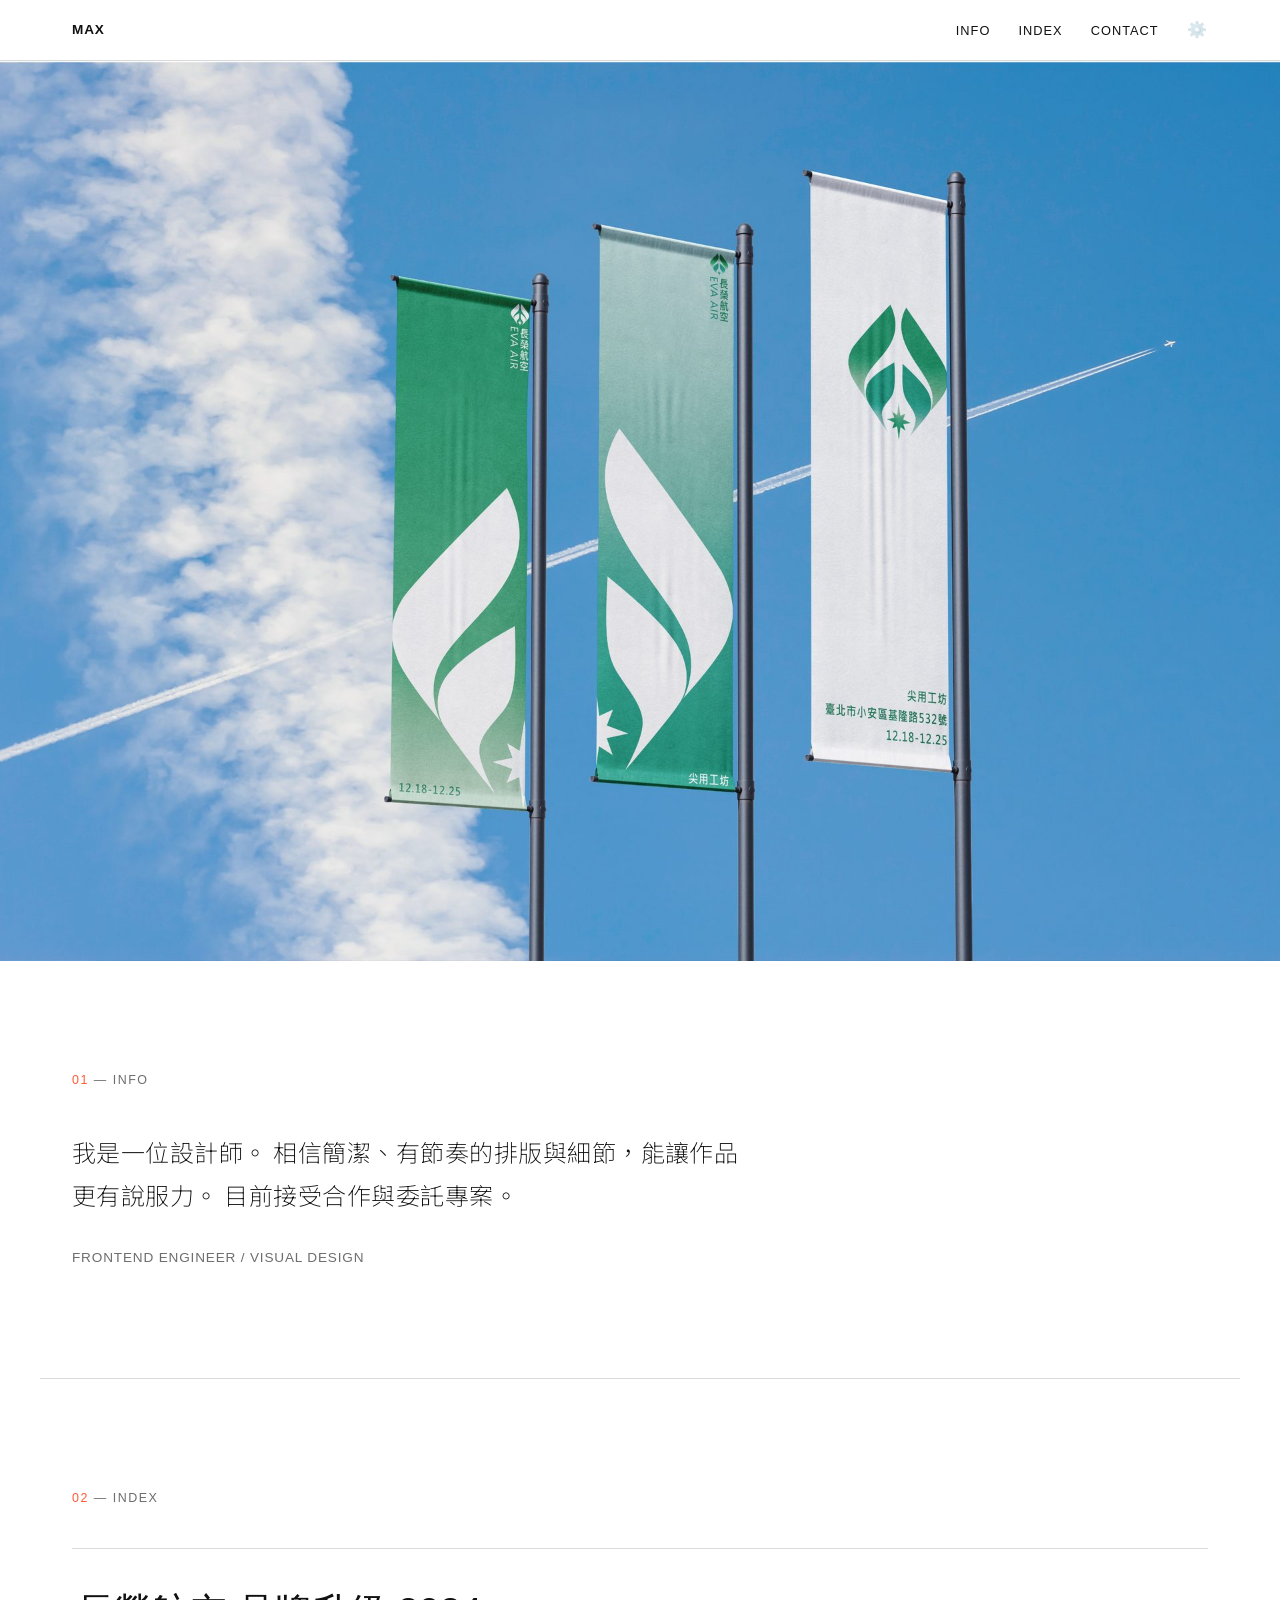
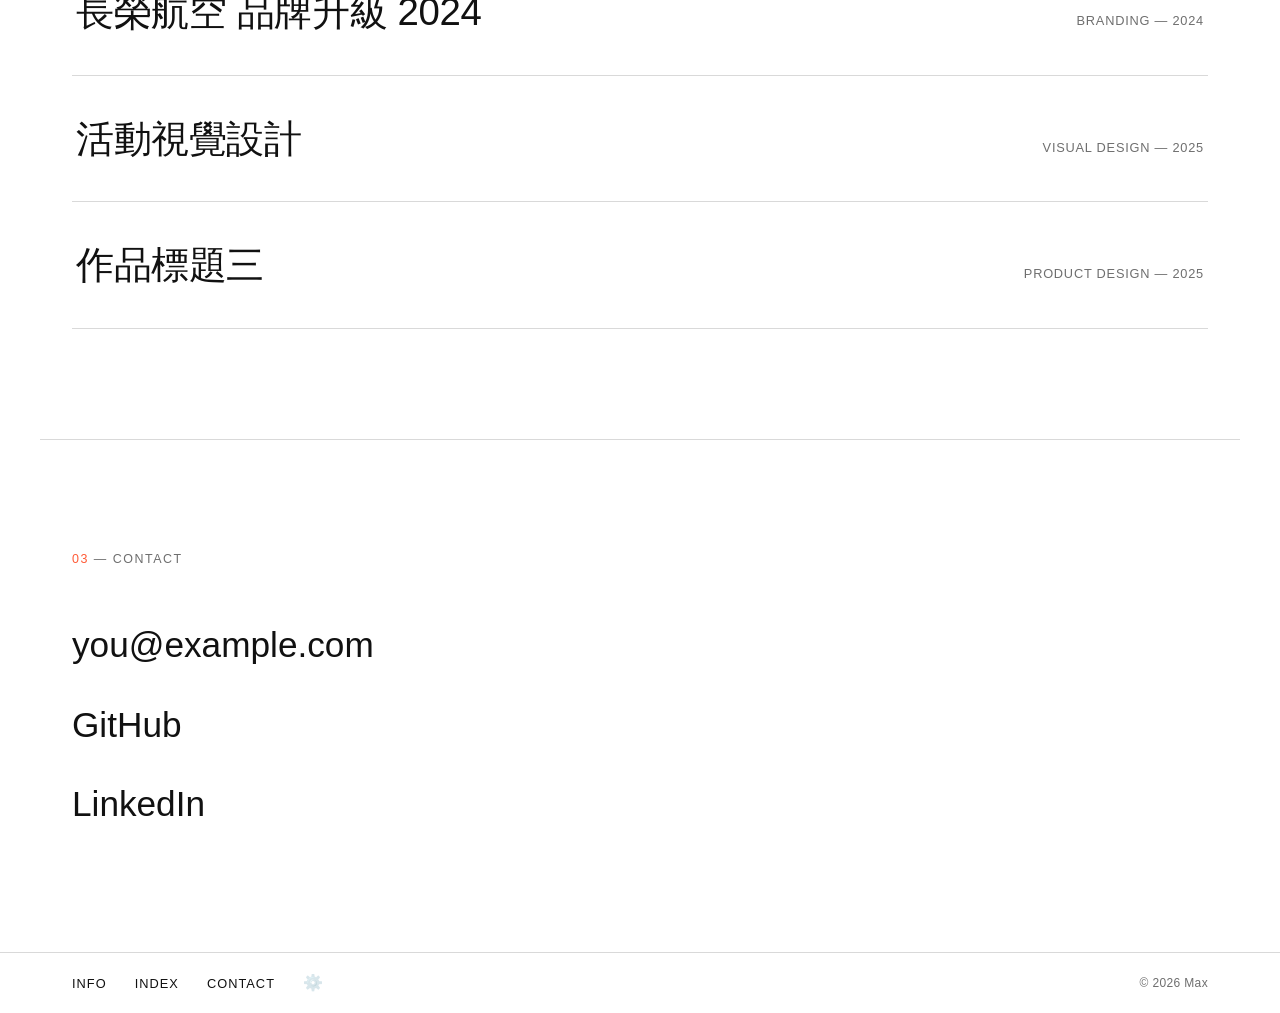
<file: index.html>
<!DOCTYPE html>
<html lang="zh-Hant">
<head>
<meta charset="UTF-8">
<meta name="viewport" content="width=device-width, initial-scale=1.0">
<title>Max — 作品集</title>
<link rel="preconnect" href="https://fonts.googleapis.com">
<link rel="preconnect" href="https://fonts.gstatic.com" crossorigin>
<link href="https://fonts.googleapis.com/css2?family=Noto+Sans+TC:wght@200;300;400&display=swap" rel="stylesheet">
<link rel="stylesheet" href="style.css">
</head>
<body>

  <header class="bar bar-top">
    <div class="bar-inner">
      <a class="mark" href="#top">Max</a>
      <nav>
        <ul class="bar-links">
          <li><a href="#about">Info</a></li>
          <li><a href="#work">Index</a></li>
          <li><a href="#contact">Contact</a></li>
          <li><a href="admin.html" target="_blank" title="管理後台">⚙️</a></li>
        </ul>
      </nav>
      <button class="nav-toggle" id="navToggle" aria-label="開啟選單">
        <span></span><span></span>
      </button>
    </div>
  </header>

  <main id="top">

    <!-- 全螢幕輪播 (由 script.js 動態渲染) -->
    <section class="hero" id="hero">
      <div class="hero-slides" id="heroSlides"></div>
    </section>

    <!-- 自我介紹 (由 script.js 動態渲染) -->
    <section id="about" class="section about">
      <p class="eyebrow"><span class="accent-text">01</span> — Info</p>
      <h1 class="intro" id="introText"></h1>
      <p class="role" id="roleText"></p>
    </section>

    <!-- 作品 -->
    <section id="work" class="section work">
      <p class="eyebrow"><span class="accent-text">02</span> — Index</p>

      <ul class="work-list" id="workList"></ul>
    </section>

    <!-- 聯絡方式 (由 script.js 動態渲染) -->
    <section id="contact" class="section contact">
      <p class="eyebrow"><span class="accent-text">03</span> — Contact</p>
      <ul class="contact-list" id="contactList"></ul>
    </section>

  </main>

  <footer class="bar bar-bottom">
    <div class="bar-inner">
      <nav>
        <ul class="bar-links">
          <li><a href="#about">Info</a></li>
          <li><a href="#work">Index</a></li>
          <li><a href="#contact">Contact</a></li>
          <li><a href="admin.html" target="_blank" title="管理後台">⚙️</a></li>
        </ul>
      </nav>
      <span class="copyright">&copy; <span id="year"></span> Max</span>
    </div>
  </footer>

  <div class="cursor-dot" id="cursorDot"></div>

  <script src="works.js"></script>
  <script src="config.js"></script>
  <script src="script.js"></script>
</body>
</html>
</file>
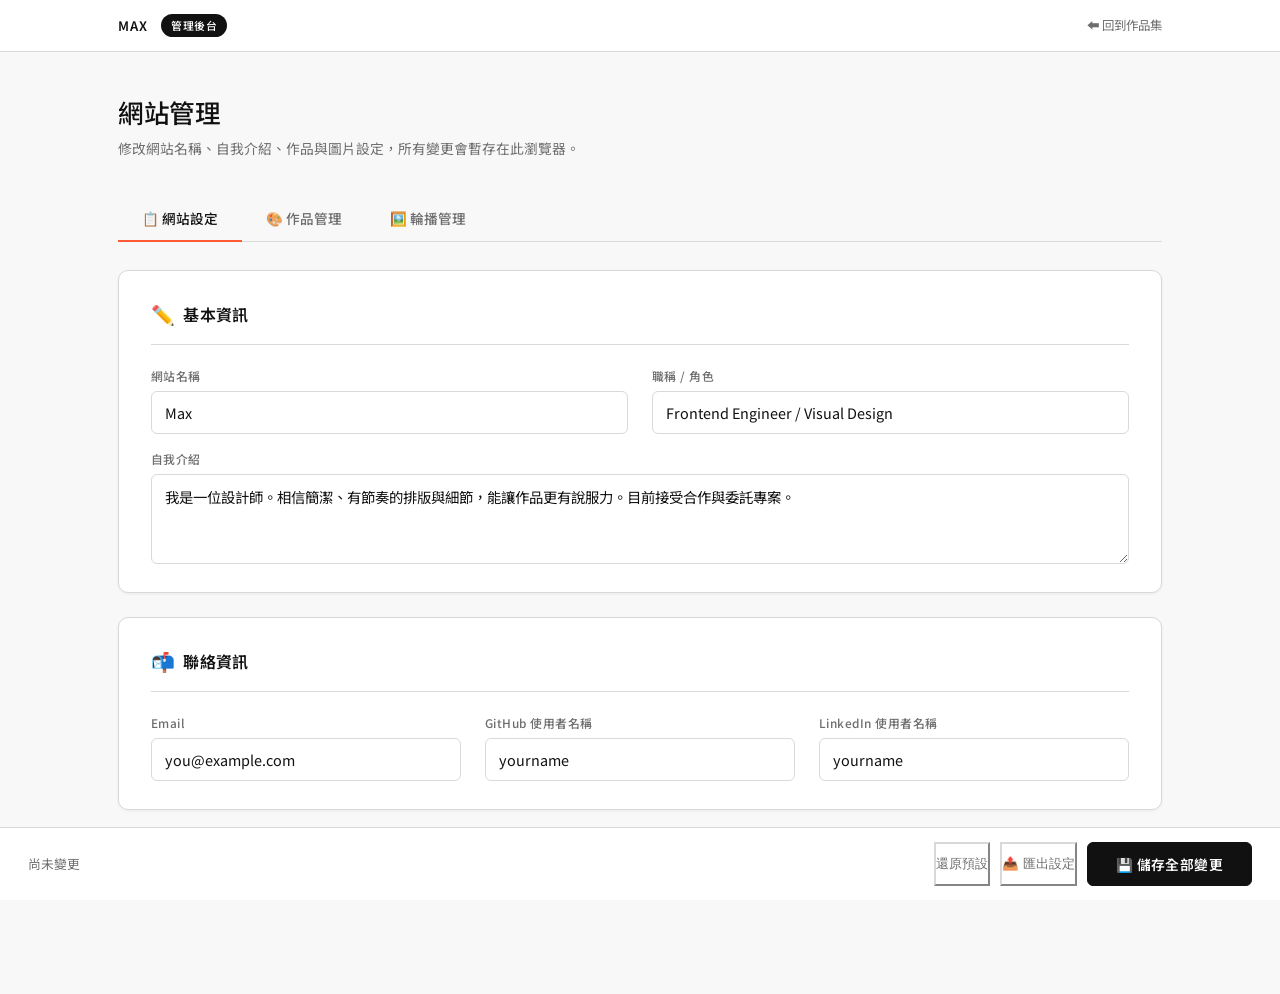
<file: admin.html>
<!DOCTYPE html>
<html lang="zh-Hant">
<head>
<meta charset="UTF-8">
<meta name="viewport" content="width=device-width, initial-scale=1.0">
<title>管理後台 — Max</title>
<link rel="preconnect" href="https://fonts.googleapis.com">
<link rel="preconnect" href="https://fonts.gstatic.com" crossorigin>
<link href="https://fonts.googleapis.com/css2?family=Noto+Sans+TC:wght@300;400;500;600&display=swap" rel="stylesheet">
<style>
  :root {
    --white: #ffffff;
    --black: #111111;
    --grey: #6e6e6e;
    --line: #d9d9d9;
    --accent: #ff5a36;
    --accent-light: #fff0eb;
    --green: #2e7d32;
    --red: #c0392b;
    --radius: 10px;
    --shadow: 0 1px 3px rgba(0,0,0,0.06);
  }
  * { box-sizing: border-box; margin: 0; padding: 0; }
  body {
    font-family: "Noto Sans TC", "Helvetica Neue", "PingFang TC", "Microsoft JhengHei", sans-serif;
    background: #f8f8f8;
    color: var(--black);
    line-height: 1.6;
    padding-bottom: 120px;
  }

  /* ── Header ── */
  .admin-header {
    position: sticky; top: 0; z-index: 200;
    background: rgba(255,255,255,0.96);
    backdrop-filter: blur(8px);
    border-bottom: 1px solid var(--line);
  }
  .admin-header-inner {
    max-width: 1100px; margin: 0 auto;
    padding: 14px 28px;
    display: flex; align-items: center; justify-content: space-between;
  }
  .admin-mark {
    display: flex; align-items: center; gap: 14px;
  }
  .admin-mark .brand {
    font-size: 0.82rem; font-weight: 600; letter-spacing: 0.06em; text-transform: uppercase;
  }
  .admin-mark .badge {
    font-size: 0.68rem; font-weight: 500;
    background: var(--black); color: var(--white);
    padding: 3px 10px; border-radius: 20px;
    letter-spacing: 0.04em;
  }
  .admin-header-actions {
    display: flex; align-items: center; gap: 12px;
  }
  .admin-header-actions a {
    font-size: 0.78rem; color: var(--grey); text-decoration: none;
    transition: color 0.2s;
  }
  .admin-header-actions a:hover { color: var(--accent); }

  /* ── Layout ── */
  .admin-wrap {
    max-width: 1100px; margin: 0 auto; padding: 40px 28px;
  }
  .admin-title {
    font-size: 1.6rem; font-weight: 500; letter-spacing: -0.01em;
    margin-bottom: 4px;
  }
  .admin-sub {
    font-size: 0.86rem; color: var(--grey); margin-bottom: 36px;
  }

  /* ── Section cards ── */
  .section-card {
    background: var(--white);
    border: 1px solid var(--line);
    border-radius: var(--radius);
    padding: 28px 32px;
    margin-bottom: 24px;
    box-shadow: var(--shadow);
  }
  .section-card-header {
    display: flex; align-items: center; justify-content: space-between;
    margin-bottom: 22px; padding-bottom: 14px;
    border-bottom: 1px solid var(--line);
  }
  .section-card-header h2 {
    font-size: 1rem; font-weight: 600; letter-spacing: 0.02em;
    display: flex; align-items: center; gap: 8px;
  }
  .section-card-header .icon {
    font-size: 1.2rem;
  }
  .section-card-header .count {
    font-size: 0.72rem; color: var(--grey);
    background: #f0f0f0; padding: 2px 10px; border-radius: 12px;
  }

  /* ── Fields ── */
  .field-group {
    display: grid; gap: 16px 24px;
  }
  .field-group.cols-2 { grid-template-columns: 1fr 1fr; }
  .field-group.cols-3 { grid-template-columns: 1fr 1fr 1fr; }
  .field-group.cols-4 { grid-template-columns: 1fr 1fr 1fr 1fr; }
  .field-group .full { grid-column: 1 / -1; }

  .field { display: flex; flex-direction: column; gap: 5px; }
  .field label {
    font-size: 0.74rem; font-weight: 500; letter-spacing: 0.04em;
    color: var(--grey);
  }
  .field input,
  .field textarea,
  .field select {
    width: 100%; font-family: inherit; font-size: 0.9rem;
    padding: 10px 13px; border: 1px solid var(--line); border-radius: 6px;
    background: var(--white); color: var(--black);
    transition: border-color 0.2s, box-shadow 0.2s;
  }
  .field input:focus,
  .field textarea:focus,
  .field select:focus {
    outline: none; border-color: var(--accent);
    box-shadow: 0 0 0 3px rgba(255,90,54,0.1);
  }
  .field textarea {
    min-height: 90px; resize: vertical; line-height: 1.7;
  }
  .field input[type="url"] { font-size: 0.85rem; }

  /* ── Hero image list ── */
  .hero-list {
    display: flex; flex-direction: column; gap: 10px;
  }
  .hero-item {
    display: flex; align-items: center; gap: 12px;
    padding: 10px 14px; border: 1px solid var(--line); border-radius: 8px;
    background: #fafafa; transition: border-color 0.2s;
  }
  .hero-item:hover { border-color: #bbb; }
  .hero-item .thumb {
    width: 64px; height: 48px; border-radius: 4px; object-fit: cover;
    background: #eee; flex-shrink: 0;
  }
  .hero-item .hero-url {
    flex: 1; font-size: 0.82rem; border: none; background: transparent;
    padding: 6px 4px; font-family: inherit; color: var(--black);
  }
  .hero-item .hero-url:focus { outline: none; }
  .hero-item .btn-icon {
    background: none; border: none; cursor: pointer; font-size: 0.9rem;
    padding: 4px 8px; border-radius: 4px; color: var(--grey);
    transition: all 0.15s;
  }
  .hero-item .btn-icon:hover { background: #eee; color: var(--red); }
  .hero-item .pick-hero-img:hover { color: var(--accent); }
  .hero-item .drag-handle {
    cursor: grab; color: #bbb; font-size: 0.8rem; user-select: none;
    padding: 4px; display: flex; align-items: center;
  }
  .hero-item .drag-handle:active { cursor: grabbing; }

  /* ── Works ── */
  .work-card {
    border: 1px solid var(--line); border-radius: 8px;
    padding: 20px 22px; margin-bottom: 16px;
    background: #fcfcfc; transition: border-color 0.2s;
  }
  .work-card:hover { border-color: #c0c0c0; }
  .work-card-header {
    display: flex; align-items: center; justify-content: space-between;
    margin-bottom: 16px;
  }
  .work-card-header .num {
    font-size: 0.72rem; letter-spacing: 0.1em;
    text-transform: uppercase; color: var(--grey);
    background: #f0f0f0; padding: 2px 12px; border-radius: 12px;
  }

  /* ── WYSIWYG band (image preview) ── */
  .band-wrap {
    margin: 18px 0 10px;
  }
  .band {
    position: relative; height: 140px; overflow: hidden;
    cursor: grab; user-select: none;
    border: 1px solid var(--line); border-radius: 6px; background: #f4f4f4;
  }
  .band.dragging { cursor: grabbing; }
  .band-img {
    position: absolute; inset: 0;
    background-repeat: no-repeat;
  }
  .band-overlay {
    position: absolute; inset: 0;
    display: flex; align-items: center;
    justify-content: space-between; padding: 0 28px; pointer-events: none;
  }
  .band-title {
    font-size: clamp(1rem, 2.8vw, 1.6rem); font-weight: 500; letter-spacing: -0.01em;
    color: #eee; mix-blend-mode: difference;
  }
  .band-meta {
    font-size: 0.68rem; letter-spacing: 0.06em; text-transform: uppercase;
    color: #919191; mix-blend-mode: difference; white-space: nowrap;
  }
  .band-hint {
    font-size: 0.68rem; color: var(--grey); margin: 5px 2px 14px;
  }

  /* ── Sliders ── */
  .slider-grid {
    display: grid; grid-template-columns: 1fr 1fr 1fr;
    gap: 12px 20px;
  }
  .slider-item label {
    display: flex; justify-content: space-between; align-items: baseline;
    font-size: 0.72rem; letter-spacing: 0.04em; color: var(--grey);
    margin-bottom: 4px;
  }
  .slider-item label b { color: var(--black); font-variant-numeric: tabular-nums; }
  input[type=range] {
    width: 100%; accent-color: var(--accent); cursor: pointer;
    height: 4px; appearance: none; background: var(--line); border-radius: 2px;
  }
  input[type=range]::-webkit-slider-thumb {
    appearance: none; width: 16px; height: 16px;
    border-radius: 50%; background: var(--accent); border: 2px solid var(--white);
    box-shadow: 0 1px 3px rgba(0,0,0,0.25); cursor: pointer;
  }

  /* ── Buttons ── */
  .btn {
    font-family: inherit; font-size: 0.8rem; font-weight: 600;
    letter-spacing: 0.03em; padding: 9px 20px; border-radius: 6px;
    border: 1px solid var(--black); background: var(--black); color: var(--white);
    cursor: pointer; transition: all 0.2s ease;
  }
  .btn:hover { opacity: 0.85; transform: translateY(-1px); }
  .btn:active { transform: translateY(0); }
  .btn-ghost {
    background: none; color: var(--grey); border-color: var(--line);
  }
  .btn-ghost:hover { color: var(--black); border-color: var(--black); opacity: 1; }
  .btn-danger {
    background: none; color: var(--red); border-color: #e6b3ac;
    padding: 6px 14px; font-size: 0.72rem; font-weight: 500;
  }
  .btn-danger:hover {
    background: var(--red); color: #fff; border-color: var(--red); opacity: 1;
  }
  .btn-sm { padding: 6px 14px; font-size: 0.72rem; }
  .btn-accent {
    background: var(--accent); border-color: var(--accent); color: var(--white);
  }
  .btn-accent:hover { opacity: 0.9; }

  .toolbar {
    display: flex; gap: 10px; flex-wrap: wrap; align-items: center;
    margin-top: 6px;
  }

  /* ── Save bar ── */
  .savebar {
    position: fixed; left: 0; right: 0; bottom: 0; z-index: 200;
    background: rgba(255,255,255,0.97);
    backdrop-filter: blur(10px);
    border-top: 1px solid var(--line);
    padding: 14px 28px;
    display: flex; align-items: center; justify-content: space-between; gap: 16px;
  }
  .savebar-left { display: flex; align-items: center; gap: 16px; }
  .savebar .status { font-size: 0.8rem; color: var(--grey); }
  .savebar .status.dirty { color: var(--accent); font-weight: 600; }
  .savebar .status.saved { color: var(--green); font-weight: 600; }
  .savebar .status.error { color: var(--red); font-weight: 600; }
  .save-actions { display: flex; gap: 10px; }
  .btn-save { padding: 11px 28px; font-size: 0.86rem; }

  /* ── Tabs ── */
  .tabs {
    display: flex; gap: 0; margin-bottom: 28px;
    border-bottom: 1px solid var(--line);
  }
  .tab {
    padding: 12px 24px; font-size: 0.85rem; font-weight: 500;
    color: var(--grey); cursor: pointer; border: none; background: none;
    border-bottom: 2px solid transparent; font-family: inherit;
    transition: all 0.2s; position: relative; bottom: -1px;
  }
  .tab:hover { color: var(--black); }
  .tab.active {
    color: var(--black); border-bottom-color: var(--accent);
  }
  .tab-content { display: none; }
  .tab-content.active { display: block; }

  /* ── Responsive ── */
  @media (max-width: 700px) {
    .admin-wrap { padding: 24px 16px; }
    .section-card { padding: 20px 18px; }
    .field-group.cols-2,
    .field-group.cols-3,
    .field-group.cols-4 { grid-template-columns: 1fr; }
    .slider-grid { grid-template-columns: 1fr; }
    .admin-header-inner { padding: 12px 16px; }
    .tabs { overflow-x: auto; gap: 0; }
    .tab { padding: 10px 16px; white-space: nowrap; font-size: 0.8rem; }
    .band { height: 100px; }
    .savebar { flex-direction: column; gap: 10px; padding: 12px 16px; }
    .savebar-left { width: 100%; }
    .save-actions { width: 100%; }
    .btn-save { flex: 1; text-align: center; }
  }
</style>
</head>
<body>

  <header class="admin-header">
    <div class="admin-header-inner">
      <div class="admin-mark">
        <span class="brand">Max</span>
        <span class="badge">管理後台</span>
      </div>
      <div class="admin-header-actions">
        <a href="index.html" target="_blank">⬅ 回到作品集</a>
      </div>
    </div>
  </header>

  <div class="admin-wrap">
    <h1 class="admin-title">網站管理</h1>
    <p class="admin-sub">修改網站名稱、自我介紹、作品與圖片設定，所有變更會暫存在此瀏覽器。</p>

    <!-- Tabs -->
    <div class="tabs">
      <button class="tab active" data-tab="settings">📋 網站設定</button>
      <button class="tab" data-tab="works">🎨 作品管理</button>
      <button class="tab" data-tab="hero">🖼️ 輪播管理</button>
    </div>

    <!-- ═══ Tab: 網站設定 ═══ -->
    <div class="tab-content active" id="tab-settings">

      <!-- Site Info -->
      <div class="section-card">
        <div class="section-card-header">
          <h2><span class="icon">✏️</span> 基本資訊</h2>
        </div>
        <div class="field-group cols-2">
          <div class="field">
            <label>網站名稱</label>
            <input type="text" id="siteName" placeholder="Max">
          </div>
          <div class="field">
            <label>職稱 / 角色</label>
            <input type="text" id="siteRole" placeholder="Frontend Engineer / Visual Design">
          </div>
          <div class="field full">
            <label>自我介紹</label>
            <textarea id="siteIntro" placeholder="輸入自我介紹文字…"></textarea>
          </div>
        </div>
      </div>

      <!-- Contact -->
      <div class="section-card">
        <div class="section-card-header">
          <h2><span class="icon">📬</span> 聯絡資訊</h2>
        </div>
        <div class="field-group cols-3">
          <div class="field">
            <label>Email</label>
            <input type="email" id="contactEmail" placeholder="you@example.com">
          </div>
          <div class="field">
            <label>GitHub 使用者名稱</label>
            <input type="text" id="contactGithub" placeholder="yourname">
          </div>
          <div class="field">
            <label>LinkedIn 使用者名稱</label>
            <input type="text" id="contactLinkedin" placeholder="yourname">
          </div>
        </div>
      </div>

    </div>

    <!-- ═══ Tab: 作品管理 ═══ -->
    <div class="tab-content" id="tab-works">
      <div class="section-card">
        <div class="section-card-header">
          <h2><span class="icon">🎨</span> 作品列表</h2>
          <span class="count" id="workCount">0 個作品</span>
        </div>

        <div id="worksContainer"></div>

        <div class="toolbar">
          <button class="btn-ghost" id="addWorkBtn">＋ 新增作品</button>
        </div>
      </div>
    </div>

    <!-- ═══ Tab: 輪播管理 ═══ -->
    <div class="tab-content" id="tab-hero">
      <div class="section-card">
        <div class="section-card-header">
          <h2><span class="icon">🖼️</span> 主視覺輪播</h2>
          <span class="count" id="heroCount">0 張</span>
        </div>
        <p style="font-size:0.82rem;color:var(--grey);margin-bottom:16px;">
          管理首頁上方全螢幕輪播的圖片。拖曳左側 ⋮⋮ 可調整順序，點擊 📁 從電腦選擇圖片檔案。
        </p>
        <div class="hero-list" id="heroList"></div>
        <div class="toolbar" style="margin-top:14px;">
          <button class="btn-ghost" id="addHeroBtn">＋ 新增圖片</button>
        </div>
      </div>
    </div>

  </div>

  <!-- ═══ Save bar ═══ -->
  <div class="savebar">
    <div class="savebar-left">
      <span class="status" id="status">尚未變更</span>
    </div>
    <div class="save-actions">
      <button class="btn-ghost" id="resetBtn">還原預設</button>
      <button class="btn-ghost" id="exportBtn">📤 匯出設定</button>
      <button class="btn btn-save" id="saveBtn">💾 儲存全部變更</button>
    </div>
  </div>

  <script src="works.js"></script>
  <script src="config.js"></script>
  <script>
    /* ═══════════════════════════════════════════
       Admin Dashboard — Site Config & Works
       ═══════════════════════════════════════════ */

    const clamp = (v, lo, hi) => Math.min(hi, Math.max(lo, v));

    // ── Storage keys ──
    const CONFIG_KEY = "MAX_SITE_CONFIG";
    const WORKS_KEY  = "MAX_WORKS";

    // ── Load helpers ──
    function loadConfig() {
      try {
        const saved = localStorage.getItem(CONFIG_KEY);
        if (saved) {
          const obj = JSON.parse(saved);
          if (obj && obj.site) return obj;
        }
      } catch (_) {}
      return JSON.parse(JSON.stringify(
        window.SITE_CONFIG || { site: {}, contact: {}, hero: [] }
      ));
    }

    function loadWorks() {
      try {
        const saved = localStorage.getItem(WORKS_KEY);
        if (saved) {
          const arr = JSON.parse(saved);
          if (Array.isArray(arr) && arr.length) return arr;
        }
      } catch (_) {}
      return Array.isArray(window.WORKS) ? JSON.parse(JSON.stringify(window.WORKS)) : [];
    }

    // ── State ──
    let config = loadConfig();
    let works  = loadWorks();
    let dirty  = false;

    const statusEl = document.getElementById("status");

    function setDirty(v) {
      dirty = v;
      if (v) {
        statusEl.textContent = "⚠️ 有未儲存的變更";
        statusEl.className = "status dirty";
      } else {
        statusEl.textContent = "✅ 所有變更已儲存";
        statusEl.className = "status saved";
      }
    }

    // ── Tab switching ──
    document.querySelectorAll(".tab").forEach((tab) => {
      tab.addEventListener("click", () => {
        document.querySelectorAll(".tab").forEach((t) => t.classList.remove("active"));
        document.querySelectorAll(".tab-content").forEach((c) => c.classList.remove("active"));
        tab.classList.add("active");
        document.getElementById("tab-" + tab.dataset.tab).classList.add("active");
      });
    });

    /* ═══════════════════════════════════════════
       Site Settings Tab
       ═══════════════════════════════════════════ */
    const el = (id) => document.getElementById(id);

    function renderSettings() {
      const s = config.site || {};
      el("siteName").value   = s.name || "";
      el("siteIntro").value  = s.intro || "";
      el("siteRole").value   = s.role || "";
      const c = config.contact || {};
      el("contactEmail").value    = c.email || "";
      el("contactGithub").value   = c.github || "";
      el("contactLinkedin").value = c.linkedin || "";
    }

    function collectSettings() {
      config.site = {
        name:  el("siteName").value,
        intro: el("siteIntro").value,
        role:  el("siteRole").value
      };
      config.contact = {
        email:    el("contactEmail").value,
        github:   el("contactGithub").value,
        linkedin: el("contactLinkedin").value
      };
    }

    // Listen to changes
    ["siteName","siteIntro","siteRole","contactEmail","contactGithub","contactLinkedin"]
      .forEach((id) => {
        el(id).addEventListener("input", () => { collectSettings(); setDirty(true); });
      });

    /* ═══════════════════════════════════════════
       Hero Carousel Tab
       ═══════════════════════════════════════════ */
    function renderHero() {
      const list = el("heroList");
      const arr = config.hero || [];
      el("heroCount").textContent = arr.length + " 張";
      list.innerHTML = arr.map((url, i) => `
        <div class="hero-item" data-index="${i}">
          <span class="drag-handle" title="拖曳調整順序">⋮⋮</span>
          <img class="thumb" src="${escapeHtml(url)}" alt="" onerror="this.style.background='#eee'">
          <input class="hero-url" type="text" value="${escapeHtml(url)}" placeholder="輸入圖片路徑…">
          <button class="btn-icon pick-hero-img" title="從電腦選擇圖片">📁</button>
          <button class="btn-icon del-hero" title="刪除此圖片">✕</button>
        </div>
      `).join("");

      // Individual event listeners
      list.querySelectorAll(".hero-item").forEach((item, idx) => {
        const inp = item.querySelector(".hero-url");
        inp.addEventListener("input", () => {
          config.hero[idx] = inp.value;
          const thumb = item.querySelector(".thumb");
          thumb.src = inp.value;
          setDirty(true);
        });
        item.querySelector(".del-hero").addEventListener("click", () => {
          config.hero.splice(idx, 1);
          renderHero();
          setDirty(true);
        });
        item.querySelector(".pick-hero-img").addEventListener("click", () => {
          pickImage((dataUrl) => {
            config.hero[idx] = dataUrl;
            renderHero();
            setDirty(true);
          });
        });
        // Drag reorder
        const handle = item.querySelector(".drag-handle");
        handle.addEventListener("mousedown", (e) => {
          e.preventDefault();
          const startY = e.clientY;
          const startIdx = idx;
          const el = item;
          el.style.opacity = "0.5";
          const onMove = (me) => {
            const dy = me.clientY - startY;
            const items = [...list.querySelectorAll(".hero-item")];
            const targetIdx = clamp(startIdx + Math.round(dy / 56), 0, items.length - 1);
            if (targetIdx !== startIdx) {
              const [moved] = config.hero.splice(startIdx, 1);
              config.hero.splice(targetIdx, 0, moved);
              renderHero();
              setDirty(true);
            }
            window.removeEventListener("mousemove", onMove);
            window.removeEventListener("mouseup", onUp);
          };
          const onUp = () => {
            el.style.opacity = "1";
            window.removeEventListener("mousemove", onMove);
            window.removeEventListener("mouseup", onUp);
          };
          window.addEventListener("mousemove", onMove);
          window.addEventListener("mouseup", onUp);
        });
      });
    }

    el("addHeroBtn").addEventListener("click", () => {
      if (!config.hero) config.hero = [];
      config.hero.push("https://via.placeholder.com/1600x900.png?text=New+Hero");
      renderHero();
      setDirty(true);
    });

    /* ═══════════════════════════════════════════
       Works Tab
       ═══════════════════════════════════════════ */
    function renderWorks() {
      const container = el("worksContainer");
      el("workCount").textContent = works.length + " 個作品";
      container.innerHTML = "";
      works.forEach((w, i) => container.appendChild(buildWorkCard(w, i)));
    }

    function parsePos(pos) {
      const m = String(pos || "50% 50%").match(/(-?\d+(?:\.\d+)?)%\s+(-?\d+(?:\.\d+)?)%/);
      return m ? { x: +m[1], y: +m[2] } : { x: 50, y: 50 };
    }
    function parseSize(size) {
      const m = String(size || "100%").match(/(\d+(?:\.\d+)?)%/);
      return m ? +m[1] : 100;
    }

    function buildWorkCard(w, i) {
      const p = parsePos(w.pos);
      const size = parseSize(w.size);

      const card = document.createElement("div");
      card.className = "work-card";
      card.innerHTML = `
        <div class="work-card-header">
          <span class="num">作品 ${i + 1}</span>
          <button class="btn-danger del-work">刪除</button>
        </div>
        <div class="field-group cols-4">
          <div class="field full">
            <label>作品名稱</label>
            <input class="f-title" type="text" value="">
          </div>
          <div class="field">
            <label>種類</label>
            <input class="f-type" type="text" value="">
          </div>
          <div class="field">
            <label>年份</label>
            <input class="f-year" type="text" value="">
          </div>
          <div class="field full">
            <label>圖片路徑</label>
            <div style="display:flex;gap:8px;">
              <input class="f-image" type="text" value="" style="flex:1;">
              <button class="btn-ghost pick-work-img" type="button" title="從電腦選擇圖片" style="white-space:nowrap;font-size:0.72rem;">📁 選擇圖片</button>
            </div>
          </div>
          <div class="field full">
            <label>點擊後前往的頁面（沒有可留 #）</label>
            <input class="f-link" type="text" value="">
          </div>
        </div>

        <div class="band-wrap">
          <div class="band">
            <div class="band-img"></div>
            <div class="band-overlay">
              <span class="band-title"></span>
              <span class="band-meta"></span>
            </div>
          </div>
          <p class="band-hint">← 在圖片上按住拖曳即可移動顯示位置 →</p>
          <div class="slider-grid">
            <div class="slider-item">
              <label>水平 X <b class="vx"></b></label>
              <input type="range" class="rx" min="0" max="100" step="1">
            </div>
            <div class="slider-item">
              <label>垂直 Y <b class="vy"></b></label>
              <input type="range" class="ry" min="0" max="100" step="1">
            </div>
            <div class="slider-item">
              <label>縮放 <b class="vs"></b></label>
              <input type="range" class="rs" min="100" max="260" step="5">
            </div>
          </div>
        </div>
      `;

      const q = (s) => card.querySelector(s);
      const fTitle = q(".f-title"), fType = q(".f-type"), fYear = q(".f-year");
      const fImage = q(".f-image"), fLink = q(".f-link");
      const band = q(".band"), bandImg = q(".band-img");
      const bandTitle = q(".band-title"), bandMeta = q(".band-meta");
      const rx = q(".rx"), ry = q(".ry"), rs = q(".rs");
      const vx = q(".vx"), vy = q(".vy"), vs = q(".vs");

      fTitle.value = w.title || "";
      fType.value  = w.type || "";
      fYear.value  = w.year || "";
      fImage.value = w.image || "";
      fLink.value  = w.link || "";
      rx.value = p.x; ry.value = p.y; rs.value = size;

      // Internal state for this card
      w.__x = p.x; w.__y = p.y; w.__size = size;

      const paint = () => {
        const img = w.image || "";
        bandImg.style.backgroundImage = img ? `url('${img.replace(/'/g, "\\'")}')` : "none";
        bandImg.style.backgroundSize    = w.__size + "%";
        bandImg.style.backgroundPosition = w.__x + "% " + w.__y + "%";
        bandTitle.textContent = w.title || "作品名稱";
        bandMeta.textContent  = (w.type || "類型") + " — " + (w.year || "年份");
        vx.textContent = w.__x + "%";
        vy.textContent = w.__y + "%";
        vs.textContent  = w.__size + "%";
      };

      const commit = () => {
        w.pos  = w.__x + "% " + w.__y + "%";
        w.size = w.__size + "%";
        setDirty(true);
      };

      fTitle.addEventListener("input", () => {
        w.title = fTitle.value;
        bandTitle.textContent = w.title || "作品名稱";
        setDirty(true);
      });
      fType.addEventListener("input", () => {
        w.type = fType.value;
        bandMeta.textContent = (w.type || "類型") + " — " + (w.year || "年份");
        setDirty(true);
      });
      fYear.addEventListener("input", () => {
        w.year = fYear.value;
        bandMeta.textContent = (w.type || "類型") + " — " + (w.year || "年份");
        setDirty(true);
      });
      fImage.addEventListener("input", () => {
        w.image = fImage.value;
        paint();
        setDirty(true);
      });
      q(".pick-work-img").addEventListener("click", () => {
        pickImage((dataUrl) => {
          fImage.value = dataUrl;
          w.image = dataUrl;
          paint();
          setDirty(true);
        });
      });
      fLink.addEventListener("input", () => {
        w.link = fLink.value;
        setDirty(true);
      });

      rx.addEventListener("input", () => { w.__x = +rx.value; paint(); commit(); });
      ry.addEventListener("input", () => { w.__y = +ry.value; paint(); commit(); });
      rs.addEventListener("input", () => { w.__size = +rs.value; paint(); commit(); });

      // Drag to adjust position
      let dragging = false, sx = 0, sy = 0, ox = 0, oy = 0;
      band.addEventListener("mousedown", (e) => {
        dragging = true; band.classList.add("dragging");
        sx = e.clientX; sy = e.clientY; ox = w.__x; oy = w.__y;
      });
      window.addEventListener("mousemove", (e) => {
        if (!dragging) return;
        const rect = band.getBoundingClientRect();
        w.__x = clamp(Math.round(ox - (e.clientX - sx) / rect.width * 100), 0, 100);
        w.__y = clamp(Math.round(oy - (e.clientY - sy) / rect.height * 100), 0, 100);
        rx.value = w.__x; ry.value = w.__y;
        paint(); commit();
      });
      window.addEventListener("mouseup", () => {
        dragging = false; band.classList.remove("dragging");
      });

      q(".del-work").addEventListener("click", () => {
        if (!confirm(`確定要刪除「${w.title || "此作品"}」嗎？`)) return;
        works.splice(i, 1);
        renderWorks();
        setDirty(true);
      });

      paint();
      return card;
    }

    el("addWorkBtn").addEventListener("click", () => {
      works.push({
        title: "新作品", type: "Branding", year: new Date().getFullYear().toString(),
        image: "images/EVA/eva-hero.jpg", link: "#", pos: "50% 50%", size: "100%"
      });
      renderWorks();
      setDirty(true);
      el("tab-works").scrollIntoView({ behavior: "smooth" });
    });

    /* ═══════════════════════════════════════════
       Save / Export / Reset
       ═══════════════════════════════════════════ */
    function cleanWorks() {
      return works.map((w) => ({
        title: w.title, type: w.type, year: w.year,
        image: w.image, link: w.link, pos: w.pos, size: w.size
      }));
    }

    function saveAll() {
      collectSettings();
      try {
        localStorage.setItem(CONFIG_KEY, JSON.stringify(config));
        localStorage.setItem(WORKS_KEY,  JSON.stringify(cleanWorks()));
      } catch (e) {
        statusEl.textContent = "❌ 儲存失敗：" + (e.message || "瀏覽器不允許");
        statusEl.className = "status error";
        return;
      }
      setDirty(false);
    }

    el("saveBtn").addEventListener("click", saveAll);

    el("resetBtn").addEventListener("click", () => {
      if (!confirm("還原成預設設定？（會清除此瀏覽器儲存的所有編輯內容）")) return;
      try { localStorage.removeItem(CONFIG_KEY); } catch (_) {}
      try { localStorage.removeItem(WORKS_KEY); } catch (_) {}
      config = loadConfig();
      works  = loadWorks();
      renderSettings();
      renderWorks();
      renderHero();
      setDirty(false);
      statusEl.textContent = "✅ 已還原成預設值";
      statusEl.className = "status saved";
    });

    el("exportBtn").addEventListener("click", () => {
      collectSettings();
      const exportData = {
        config: JSON.parse(JSON.stringify(config)),
        works: cleanWorks()
      };
      const exportDate = new Date().toISOString().slice(0,10);
      const content =
        `// 網站完整設定（由 admin.html 匯出，${exportDate}）\n` +
        "// 將此檔案取代專案中的 config.js 與 works.js 即可發布。\n\n" +
        "window.SITE_CONFIG = " + JSON.stringify(exportData.config, null, 2) + ";\n\n" +
        "window.WORKS = " + JSON.stringify(exportData.works, null, 2) + ";\n";
      const blob = new Blob([content], { type: "text/javascript" });
      const a = document.createElement("a");
      a.href = URL.createObjectURL(blob);
      a.download = "site-export.js";
      a.click();
      URL.revokeObjectURL(a.href);
      statusEl.textContent = "📤 已匯出！請將內容分別貼到 config.js 與 works.js";
      statusEl.className = "status saved";
    });

    // Warn before leaving with unsaved changes
    window.addEventListener("beforeunload", (e) => {
      if (dirty) { e.preventDefault(); e.returnValue = ""; }
    });

    // Keyboard shortcut: Ctrl+S / Cmd+S to save
    window.addEventListener("keydown", (e) => {
      if ((e.ctrlKey || e.metaKey) && e.key === "s") {
        e.preventDefault();
        saveAll();
      }
    });

    // Escape HTML for display
    function escapeHtml(str) {
      return String(str).replace(/[&<>"']/g, (c) =>
        ({ "&":"&amp;","<":"&lt;",">":"&gt;",'"':"&quot;","'":"&#39;" }[c])
      );
    }

    // File picker → Data URL (base64) for client-side image upload
    function pickImage(callback) {
      const input = document.createElement("input");
      input.type = "file";
      input.accept = "image/*";
      input.addEventListener("change", () => {
        const file = input.files[0];
        if (!file) return;
        if (file.size > 10 * 1024 * 1024) {
          alert("⚠️ 圖片超過 10MB，建議壓縮後再上傳，以免儲存失敗。");
        }
        const reader = new FileReader();
        reader.onload = (e) => {
          callback(e.target.result); // Data URL
        };
        reader.onerror = () => {
          alert("❌ 讀取圖片失敗，請重試。");
        };
        reader.readAsDataURL(file);
      });
      input.click();
    }

    /* ═══════════════════════════════════════════
       Init
       ═══════════════════════════════════════════ */
    renderSettings();
    renderWorks();
    renderHero();
  </script>
</body>
</html>
</file>
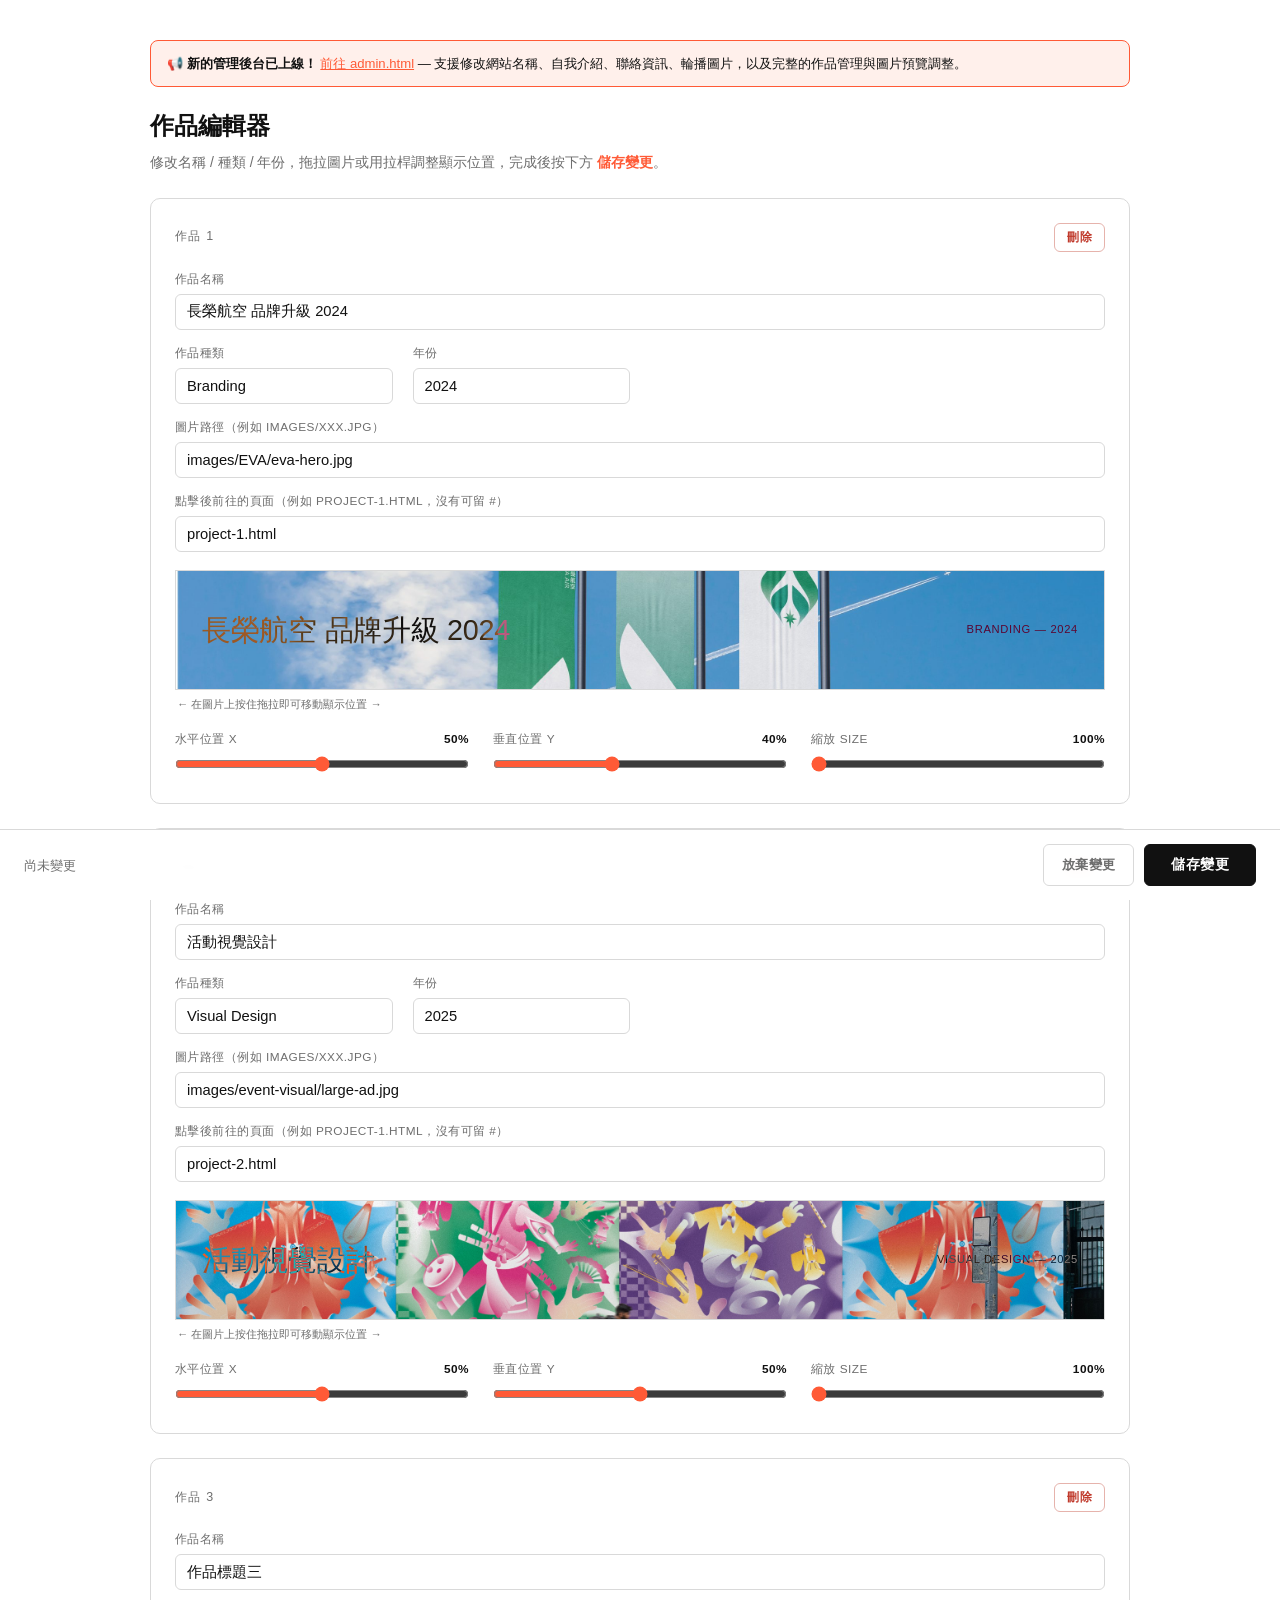
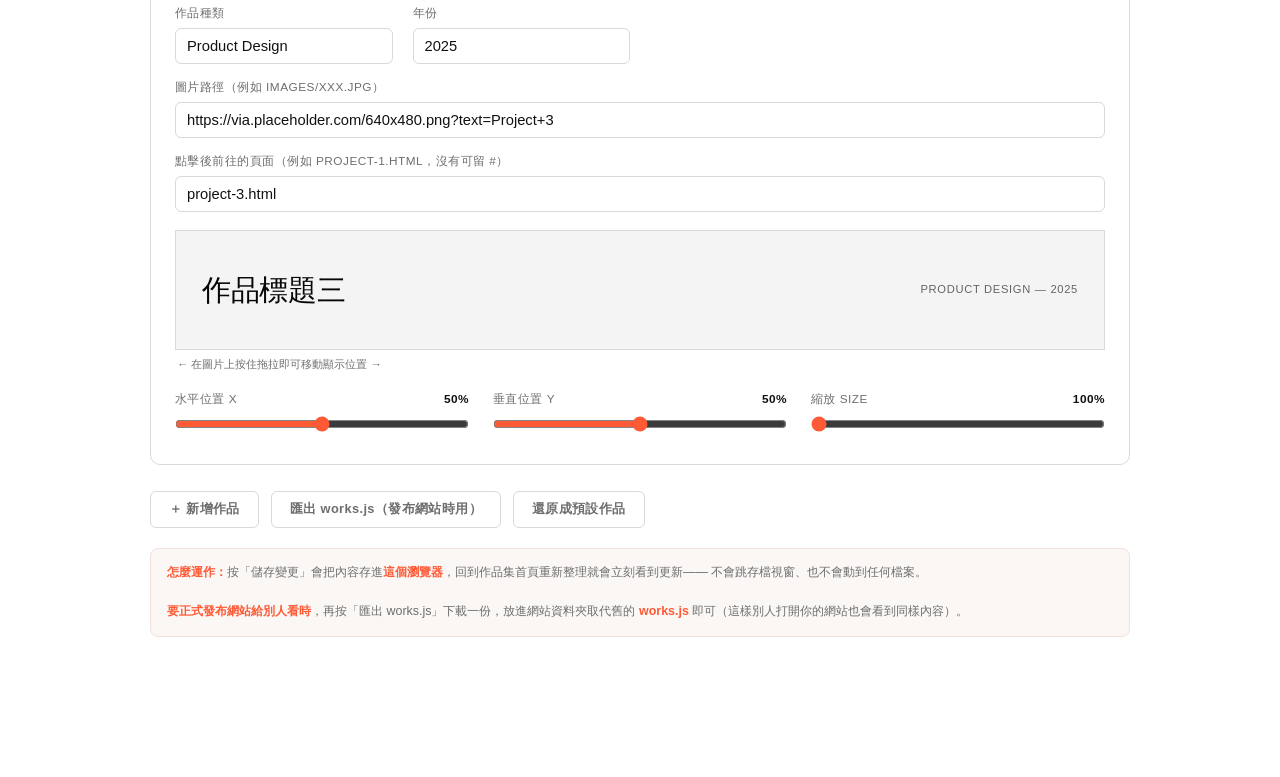
<file: editor.html>
<!DOCTYPE html>
<html lang="zh-Hant">
<head>
<meta charset="UTF-8">
<meta name="viewport" content="width=device-width, initial-scale=1.0">
<title>作品編輯器 — Max</title>
<style>
  :root {
    --white: #ffffff;
    --black: #111111;
    --grey: #6e6e6e;
    --line: #d9d9d9;
    --accent: #ff5a36;
  }
  * { box-sizing: border-box; margin: 0; padding: 0; }
  body {
    font-family: "Helvetica Neue", "PingFang TC", "Microsoft JhengHei", sans-serif;
    background: var(--white);
    color: var(--black);
    line-height: 1.6;
    padding: 40px 24px 140px;
  }
  .wrap { max-width: 980px; margin: 0 auto; }
  h1 { font-size: 1.5rem; font-weight: 600; margin-bottom: 6px; }
  .lead { color: var(--grey); font-size: 0.88rem; }
  .lead b { color: var(--accent); }

  .card {
    border: 1px solid var(--line);
    border-radius: 10px;
    padding: 24px;
    margin-top: 24px;
  }
  .card-head {
    display: flex; align-items: center; justify-content: space-between;
    margin-bottom: 18px;
  }
  .card-head .num {
    font-size: 0.78rem; letter-spacing: 0.1em; text-transform: uppercase; color: var(--grey);
  }

  .fields {
    display: grid;
    grid-template-columns: repeat(auto-fit, minmax(200px, 1fr));
    gap: 14px 20px;
    margin-bottom: 18px;
  }
  .field label {
    display: block; font-size: 0.74rem; letter-spacing: 0.04em;
    text-transform: uppercase; color: var(--grey); margin-bottom: 5px;
  }
  .field input {
    width: 100%; font-family: inherit; font-size: 0.92rem;
    padding: 9px 11px; border: 1px solid var(--line); border-radius: 6px;
    background: var(--white); color: var(--black);
  }
  .field input:focus { outline: none; border-color: var(--accent); }
  .field.wide { grid-column: 1 / -1; }

  /* WYSIWYG band — mirrors the real site row */
  .band {
    position: relative; height: 120px; overflow: hidden;
    cursor: grab; user-select: none;
    border: 1px solid var(--line); background: #f4f4f4;
    margin-bottom: 6px;
  }
  .band.dragging { cursor: grabbing; }
  .band-img { position: absolute; inset: 0; background-repeat: no-repeat; }
  .band-row {
    position: absolute; inset: 0; display: flex; align-items: center;
    justify-content: space-between; padding: 0 26px; pointer-events: none;
  }
  .band-title {
    font-size: clamp(1.1rem, 3vw, 1.8rem); font-weight: 500; letter-spacing: -0.01em;
    color: #eeeeee; mix-blend-mode: difference;
  }
  .band-meta {
    font-size: 0.7rem; letter-spacing: 0.06em; text-transform: uppercase;
    color: #919191; mix-blend-mode: difference; white-space: nowrap;
  }
  .hint { font-size: 0.7rem; color: var(--grey); margin: 4px 2px 16px; }

  .sliders {
    display: grid; grid-template-columns: repeat(auto-fit, minmax(200px, 1fr));
    gap: 14px 24px;
  }
  .slider label {
    display: flex; justify-content: space-between; align-items: baseline;
    font-size: 0.74rem; letter-spacing: 0.04em; text-transform: uppercase;
    color: var(--grey); margin-bottom: 5px;
  }
  .slider label b { color: var(--black); font-variant-numeric: tabular-nums; }
  input[type=range] { width: 100%; accent-color: var(--accent); cursor: pointer; }

  button {
    font-family: inherit; font-size: 0.8rem; font-weight: 600;
    letter-spacing: 0.03em; padding: 9px 18px; border-radius: 6px;
    border: 1px solid var(--black); background: var(--black); color: var(--white);
    cursor: pointer; transition: opacity 0.2s ease;
  }
  button:hover { opacity: 0.82; }
  .btn-ghost { background: none; color: var(--grey); border-color: var(--line); }
  .btn-ghost:hover { color: var(--black); border-color: var(--black); opacity: 1; }
  .btn-danger { background: none; color: #c0392b; border-color: #e6b3ac; padding: 6px 12px; font-size: 0.72rem; }
  .btn-danger:hover { background: #c0392b; color: #fff; border-color: #c0392b; opacity: 1; }

  .toolbar {
    display: flex; gap: 12px; flex-wrap: wrap; align-items: center;
    margin-top: 26px;
  }

  /* Sticky save bar */
  .savebar {
    position: fixed; left: 0; right: 0; bottom: 0;
    background: rgba(255,255,255,0.96); backdrop-filter: blur(6px);
    border-top: 1px solid var(--line);
    padding: 14px 24px;
    display: flex; align-items: center; justify-content: space-between; gap: 16px;
  }
  .savebar .status { font-size: 0.82rem; color: var(--grey); }
  .savebar .status.dirty { color: var(--accent); font-weight: 600; }
  .savebar .status.saved { color: #2e7d32; font-weight: 600; }
  .save-actions { display: flex; gap: 10px; }
  .btn-save { padding: 11px 26px; font-size: 0.86rem; }

  .note {
    margin-top: 20px; font-size: 0.78rem; color: var(--grey);
    background: #faf7f5; border: 1px solid #f0e2dc; border-radius: 8px; padding: 14px 16px;
  }
  .note b { color: var(--accent); }
  a.inline { color: var(--accent); }
</style>
</head>
<body>
  <div class="wrap">
    <div style="background:#fff0eb;border:1px solid #ff5a36;border-radius:8px;padding:12px 16px;margin-bottom:20px;font-size:0.82rem;">
      <b>📢 新的管理後台已上線！</b>
      <a href="admin.html" style="color:#ff5a36;text-decoration:underline;">前往 admin.html</a>
      — 支援修改網站名稱、自我介紹、聯絡資訊、輪播圖片，以及完整的作品管理與圖片預覽調整。
    </div>

    <h1>作品編輯器</h1>
    <p class="lead">修改名稱 / 種類 / 年份，拖拉圖片或用拉桿調整顯示位置，完成後按下方 <b>儲存變更</b>。</p>

    <div id="cards"></div>

    <div class="toolbar">
      <button class="btn-ghost" id="addBtn">＋ 新增作品</button>
      <button class="btn-ghost" id="exportBtn">匯出 works.js（發布網站時用）</button>
      <button class="btn-ghost" id="resetBtn">還原成預設作品</button>
    </div>

    <div class="note">
      <b>怎麼運作：</b>按「儲存變更」會把內容存進<b>這個瀏覽器</b>，回到作品集首頁重新整理就會立刻看到更新——
      不會跳存檔視窗、也不會動到任何檔案。<br><br>
      <b>要正式發布網站給別人看時</b>，再按「匯出 works.js」下載一份，放進網站資料夾取代舊的
      <b>works.js</b> 即可（這樣別人打開你的網站也會看到同樣內容）。
    </div>
  </div>

  <div class="savebar">
    <span class="status" id="status">尚未變更</span>
    <div class="save-actions">
      <button class="btn-ghost" id="reloadBtn">放棄變更</button>
      <button class="btn-save" id="saveBtn">儲存變更</button>
    </div>
  </div>

  <script src="works.js"></script>
  <script>
    const clamp = (v, lo, hi) => Math.min(hi, Math.max(lo, v));
    const STORAGE_KEY = "MAX_WORKS";

    // 載入資料：優先用這個瀏覽器先前儲存的版本，否則用 works.js 的預設值
    function loadInitial() {
      try {
        const saved = localStorage.getItem(STORAGE_KEY);
        if (saved) {
          const arr = JSON.parse(saved);
          if (Array.isArray(arr) && arr.length) return arr;
        }
      } catch (_) {}
      return Array.isArray(window.WORKS) ? window.WORKS : [];
    }

    let state = JSON.parse(JSON.stringify(loadInitial()));
    let dirty = false;

    const cardsEl = document.getElementById("cards");
    const statusEl = document.getElementById("status");

    function setDirty(v) {
      dirty = v;
      if (v) { statusEl.textContent = "有未儲存的變更"; statusEl.className = "status dirty"; }
      else { statusEl.textContent = "尚未變更"; statusEl.className = "status"; }
    }

    function parsePos(pos) {
      const m = String(pos || "50% 50%").match(/(-?\d+(?:\.\d+)?)%\s+(-?\d+(?:\.\d+)?)%/);
      return m ? { x: +m[1], y: +m[2] } : { x: 50, y: 50 };
    }
    function parseSize(size) {
      const m = String(size || "100%").match(/(\d+(?:\.\d+)?)%/);
      return m ? +m[1] : 100;
    }

    function renderAll() {
      cardsEl.innerHTML = "";
      state.forEach((w, i) => cardsEl.appendChild(buildCard(w, i)));
    }

    function buildCard(w, i) {
      const p = parsePos(w.pos);
      const size = parseSize(w.size);

      const card = document.createElement("div");
      card.className = "card";
      card.innerHTML = `
        <div class="card-head">
          <span class="num">作品 ${i + 1}</span>
          <button class="btn-danger del">刪除</button>
        </div>
        <div class="fields">
          <div class="field wide">
            <label>作品名稱</label>
            <input class="f-title" type="text" value="">
          </div>
          <div class="field">
            <label>作品種類</label>
            <input class="f-type" type="text" value="">
          </div>
          <div class="field">
            <label>年份</label>
            <input class="f-year" type="text" value="">
          </div>
          <div class="field wide">
            <label>圖片路徑（例如 images/xxx.jpg）</label>
            <input class="f-image" type="text" value="">
          </div>
          <div class="field wide">
            <label>點擊後前往的頁面（例如 project-1.html，沒有可留 #）</label>
            <input class="f-link" type="text" value="">
          </div>
        </div>
        <div class="band">
          <div class="band-img"></div>
          <div class="band-row">
            <span class="band-title"></span>
            <span class="band-meta"></span>
          </div>
        </div>
        <p class="hint">← 在圖片上按住拖拉即可移動顯示位置 →</p>
        <div class="sliders">
          <div class="slider">
            <label>水平位置 X <b class="vx"></b></label>
            <input type="range" class="rx" min="0" max="100" step="1">
          </div>
          <div class="slider">
            <label>垂直位置 Y <b class="vy"></b></label>
            <input type="range" class="ry" min="0" max="100" step="1">
          </div>
          <div class="slider">
            <label>縮放 Size <b class="vs"></b></label>
            <input type="range" class="rs" min="100" max="260" step="5">
          </div>
        </div>
      `;

      const q = (s) => card.querySelector(s);
      const fTitle = q(".f-title"), fType = q(".f-type"), fYear = q(".f-year"),
            fImage = q(".f-image"), fLink = q(".f-link");
      const band = q(".band"), bandImg = q(".band-img"),
            bandTitle = q(".band-title"), bandMeta = q(".band-meta");
      const rx = q(".rx"), ry = q(".ry"), rs = q(".rs");
      const vx = q(".vx"), vy = q(".vy"), vs = q(".vs");

      fTitle.value = w.title || "";
      fType.value = w.type || "";
      fYear.value = w.year || "";
      fImage.value = w.image || "";
      fLink.value = w.link || "";
      rx.value = p.x; ry.value = p.y; rs.value = size;

      const paint = () => {
        bandImg.style.backgroundImage = `url('${w.image}')`;
        bandImg.style.backgroundSize = `${w.__size}%`;
        bandImg.style.backgroundPosition = `${w.__x}% ${w.__y}%`;
        bandTitle.textContent = w.title || "作品名稱";
        bandMeta.textContent = `${w.type || "種類"} — ${w.year || "年份"}`;
        vx.textContent = w.__x + "%";
        vy.textContent = w.__y + "%";
        vs.textContent = w.__size + "%";
      };

      // 把數值存回 state（含格式化的 pos / size）
      w.__x = p.x; w.__y = p.y; w.__size = size;
      const commit = () => {
        w.pos = `${w.__x}% ${w.__y}%`;
        w.size = `${w.__size}%`;
        setDirty(true);
      };

      fTitle.addEventListener("input", () => { w.title = fTitle.value; bandTitle.textContent = w.title || "作品名稱"; setDirty(true); });
      fType.addEventListener("input", () => { w.type = fType.value; bandMeta.textContent = `${w.type || "種類"} — ${w.year || "年份"}`; setDirty(true); });
      fYear.addEventListener("input", () => { w.year = fYear.value; bandMeta.textContent = `${w.type || "種類"} — ${w.year || "年份"}`; setDirty(true); });
      fImage.addEventListener("input", () => { w.image = fImage.value; paint(); setDirty(true); });
      fLink.addEventListener("input", () => { w.link = fLink.value; setDirty(true); });

      rx.addEventListener("input", () => { w.__x = +rx.value; paint(); commit(); });
      ry.addEventListener("input", () => { w.__y = +ry.value; paint(); commit(); });
      rs.addEventListener("input", () => { w.__size = +rs.value; paint(); commit(); });

      // 拖拉調整位置
      let dragging = false, sx = 0, sy = 0, ox = 0, oy = 0;
      band.addEventListener("mousedown", (e) => {
        dragging = true; band.classList.add("dragging");
        sx = e.clientX; sy = e.clientY; ox = w.__x; oy = w.__y;
      });
      window.addEventListener("mousemove", (e) => {
        if (!dragging) return;
        const rect = band.getBoundingClientRect();
        w.__x = clamp(Math.round(ox - (e.clientX - sx) / rect.width * 100), 0, 100);
        w.__y = clamp(Math.round(oy - (e.clientY - sy) / rect.height * 100), 0, 100);
        rx.value = w.__x; ry.value = w.__y;
        paint(); commit();
      });
      window.addEventListener("mouseup", () => { dragging = false; band.classList.remove("dragging"); });

      q(".del").addEventListener("click", () => {
        if (!confirm(`確定要刪除「${w.title || "此作品"}」嗎？`)) return;
        state.splice(i, 1);
        renderAll();
        setDirty(true);
      });

      paint();
      return card;
    }

    document.getElementById("addBtn").addEventListener("click", () => {
      state.push({
        title: "新作品", type: "Branding", year: new Date().getFullYear().toString(),
        image: "images/EVA/eva-hero.jpg", link: "#", pos: "50% 50%", size: "100%"
      });
      renderAll();
      setDirty(true);
      window.scrollTo({ top: document.body.scrollHeight, behavior: "smooth" });
    });

    document.getElementById("reloadBtn").addEventListener("click", () => {
      if (dirty && !confirm("放棄所有未儲存的變更？")) return;
      state = JSON.parse(JSON.stringify(loadInitial()));
      renderAll();
      setDirty(false);
    });

    document.getElementById("resetBtn").addEventListener("click", () => {
      if (!confirm("還原成 works.js 的預設作品？（會清除這個瀏覽器儲存的編輯內容）")) return;
      try { localStorage.removeItem(STORAGE_KEY); } catch (_) {}
      state = JSON.parse(JSON.stringify(Array.isArray(window.WORKS) ? window.WORKS : []));
      renderAll();
      setDirty(false);
      statusEl.textContent = "已還原成預設作品 ✓";
      statusEl.className = "status saved";
    });

    // 產生乾淨的作品資料（去掉暫存的 __x/__y/__size 欄位）
    function cleanState() {
      return state.map((w) => ({
        title: w.title, type: w.type, year: w.year,
        image: w.image, link: w.link, pos: w.pos, size: w.size
      }));
    }

    // 儲存變更：寫進瀏覽器（localStorage）。首頁會即時讀取，不動任何檔案。
    function save() {
      try {
        localStorage.setItem(STORAGE_KEY, JSON.stringify(cleanState()));
      } catch (e) {
        statusEl.textContent = "儲存失敗：" + (e && e.message ? e.message : "瀏覽器不允許儲存");
        statusEl.className = "status dirty";
        return;
      }
      dirty = false;
      statusEl.textContent = "已儲存 ✓　回作品集首頁重新整理就會看到更新";
      statusEl.className = "status saved";
    }

    // 匯出 works.js：發布網站給別人看時，用這個檔案取代專案裡的 works.js
    function exportFile() {
      const content =
        "// 作品資料（由 editor.html 匯出）。發布網站時用此檔取代舊的 works.js。\n" +
        "window.WORKS = " + JSON.stringify(cleanState(), null, 2) + ";\n";
      const blob = new Blob([content], { type: "text/javascript" });
      const a = document.createElement("a");
      a.href = URL.createObjectURL(blob);
      a.download = "works.js";
      a.click();
      URL.revokeObjectURL(a.href);
      statusEl.textContent = "已匯出 works.js ✓　放進網站資料夾取代舊檔即可發布";
      statusEl.className = "status saved";
    }

    document.getElementById("saveBtn").addEventListener("click", save);
    document.getElementById("exportBtn").addEventListener("click", exportFile);
    window.addEventListener("beforeunload", (e) => {
      if (dirty) { e.preventDefault(); e.returnValue = ""; }
    });

    renderAll();
  </script>
</body>
</html>
</file>
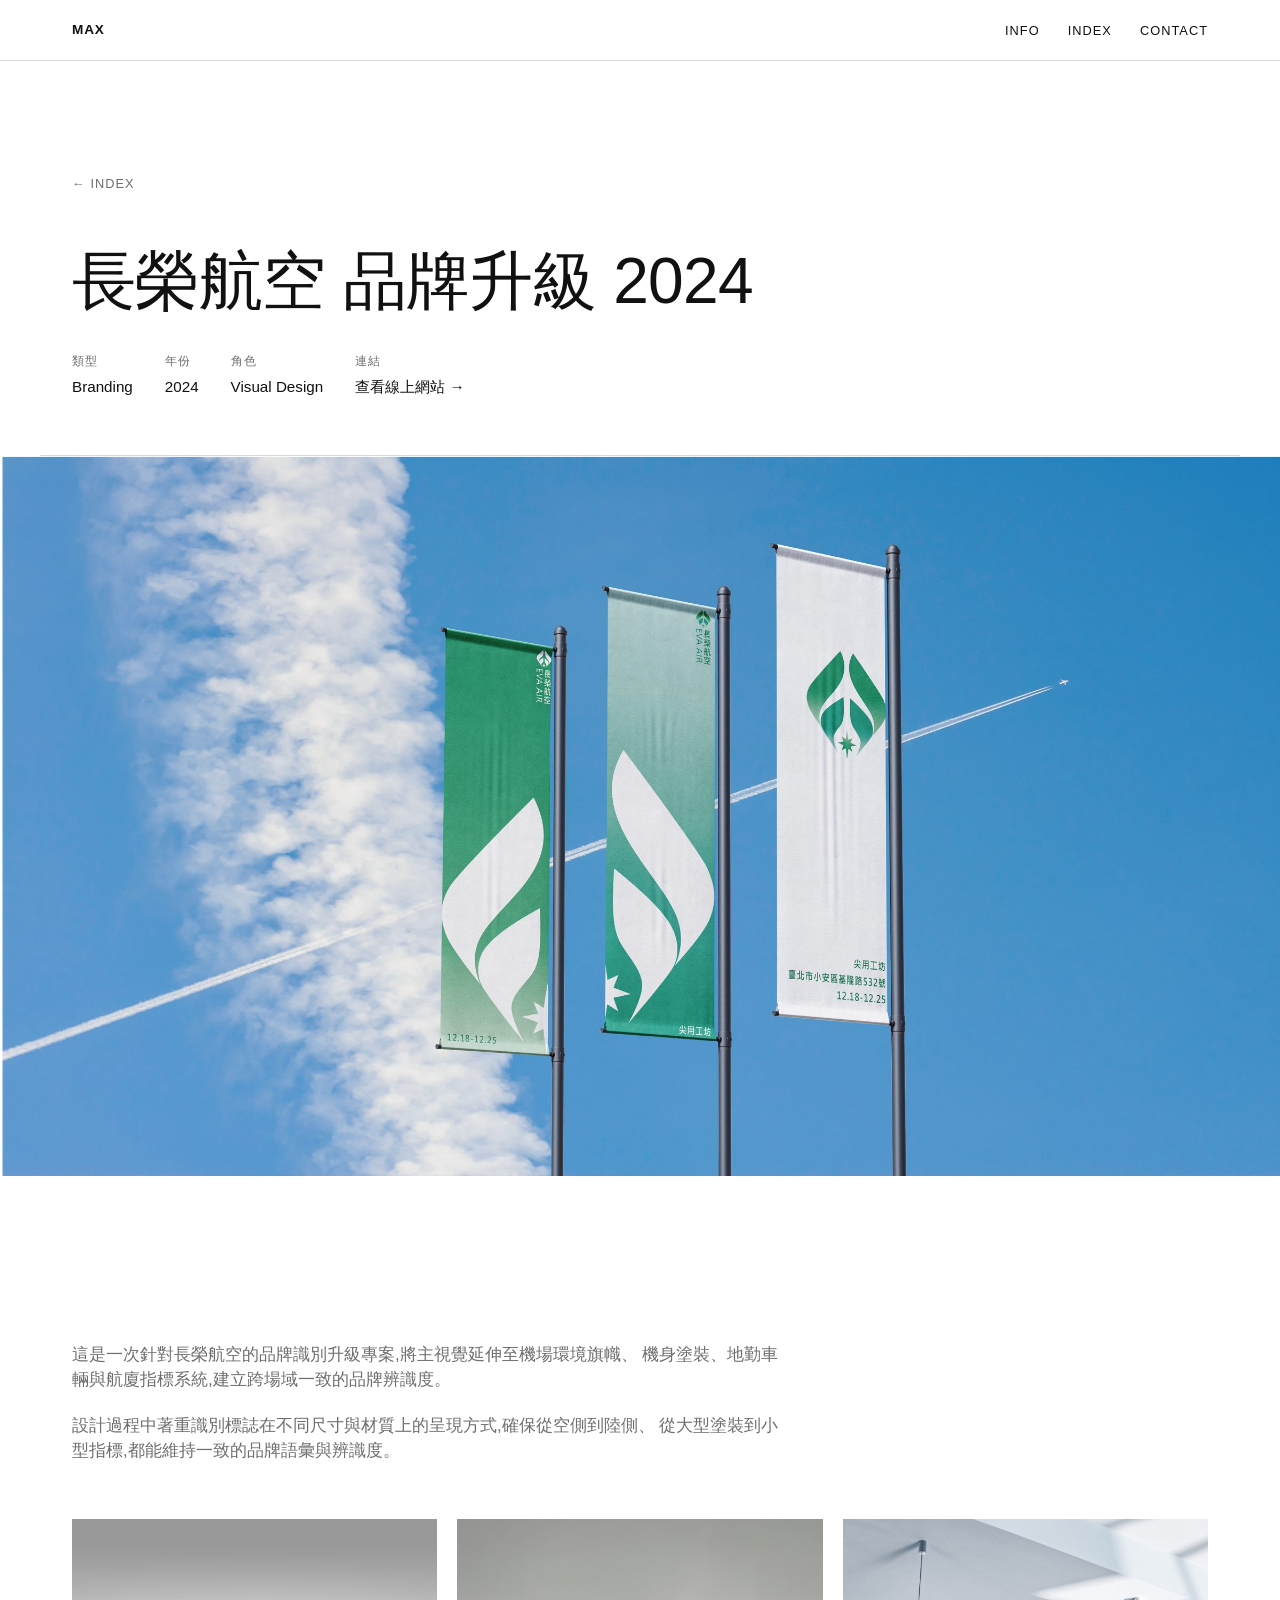
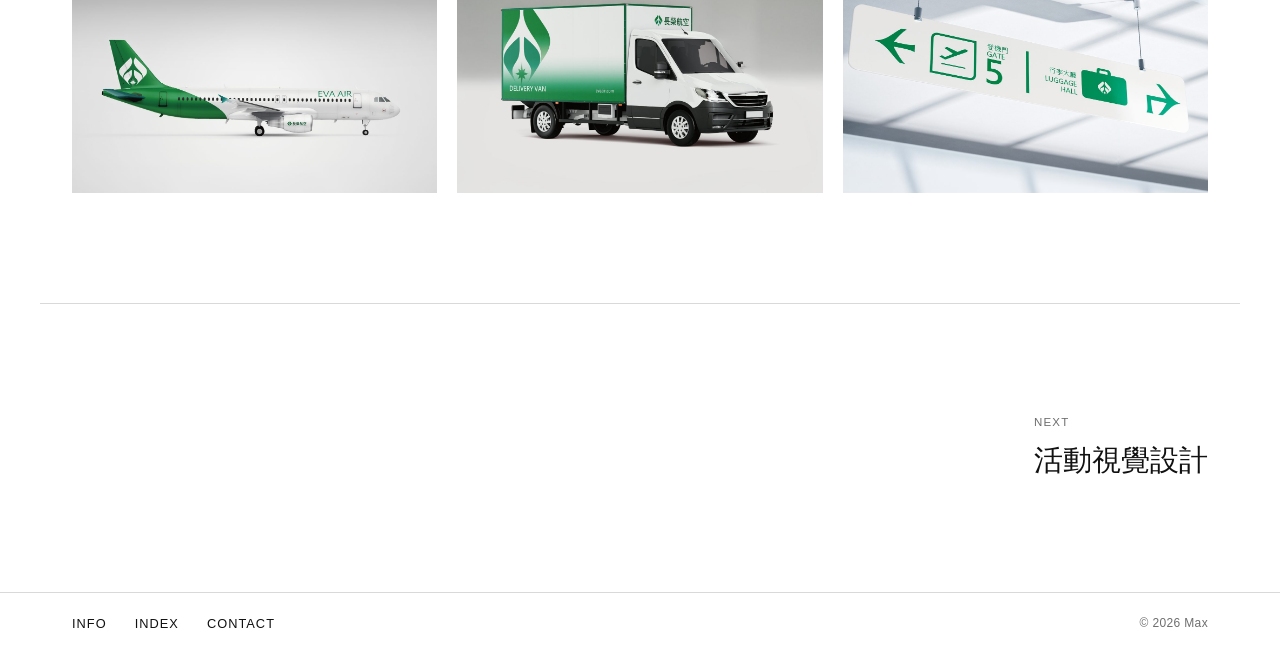
<file: project-1.html>
<!DOCTYPE html>
<html lang="zh-Hant">
<head>
<meta charset="UTF-8">
<meta name="viewport" content="width=device-width, initial-scale=1.0">
<title>長榮航空 品牌升級 2024 — Max</title>
<link rel="stylesheet" href="style.css">
</head>
<body>

  <header class="bar bar-top">
    <div class="bar-inner">
      <a class="mark" href="index.html">Max</a>
      <nav>
        <ul class="bar-links">
          <li><a href="index.html#about">Info</a></li>
          <li><a href="index.html#work">Index</a></li>
          <li><a href="index.html#contact">Contact</a></li>
        </ul>
      </nav>
      <button class="nav-toggle" id="navToggle" aria-label="開啟選單">
        <span></span><span></span>
      </button>
    </div>
  </header>

  <main>
    <section class="section project-header">
      <a class="back-link" href="index.html#work">&larr; Index</a>
      <h1 class="project-title">長榮航空 品牌升級 2024</h1>
      <div class="project-meta-row">
        <div>
          <span>類型</span>
          <span>Branding</span>
        </div>
        <div>
          <span>年份</span>
          <span>2024</span>
        </div>
        <div>
          <span>角色</span>
          <span>Visual Design</span>
        </div>
        <div>
          <span>連結</span>
          <span><a href="#" target="_blank" rel="noopener noreferrer">查看線上網站 &rarr;</a></span>
        </div>
      </div>
    </section>

    <img class="project-hero" src="images/EVA/eva-hero.jpg" alt="長榮航空品牌旗幟主視覺">

    <section class="section">
      <div class="project-body">
        <p>
          這是一次針對長榮航空的品牌識別升級專案,將主視覺延伸至機場環境旗幟、
          機身塗裝、地勤車輛與航廈指標系統,建立跨場域一致的品牌辨識度。
        </p>
        <p>
          設計過程中著重識別標誌在不同尺寸與材質上的呈現方式,確保從空側到陸側、
          從大型塗裝到小型指標,都能維持一致的品牌語彙與辨識度。
        </p>
      </div>

      <ul class="project-gallery">
        <li><img src="images/EVA/eva-plane.jpg" alt="長榮航空機身塗裝"></li>
        <li><img src="images/EVA/eva-van.jpg" alt="長榮航空地勤車輛塗裝"></li>
        <li><img src="images/EVA/eva-signage.jpg" alt="長榮航空航廈指標系統"></li>
      </ul>
    </section>

    <section class="section project-nav">
      <span></span>
      <a href="project-2.html">
        <span class="label">Next</span>
        活動視覺設計
      </a>
    </section>
  </main>

  <footer class="bar bar-bottom">
    <div class="bar-inner">
      <nav>
        <ul class="bar-links">
          <li><a href="index.html#about">Info</a></li>
          <li><a href="index.html#work">Index</a></li>
          <li><a href="index.html#contact">Contact</a></li>
        </ul>
      </nav>
      <span class="copyright">&copy; <span id="year"></span> Max</span>
    </div>
  </footer>

  <div class="cursor-dot" id="cursorDot"></div>

  <script src="script.js"></script>
</body>
</html>
</file>
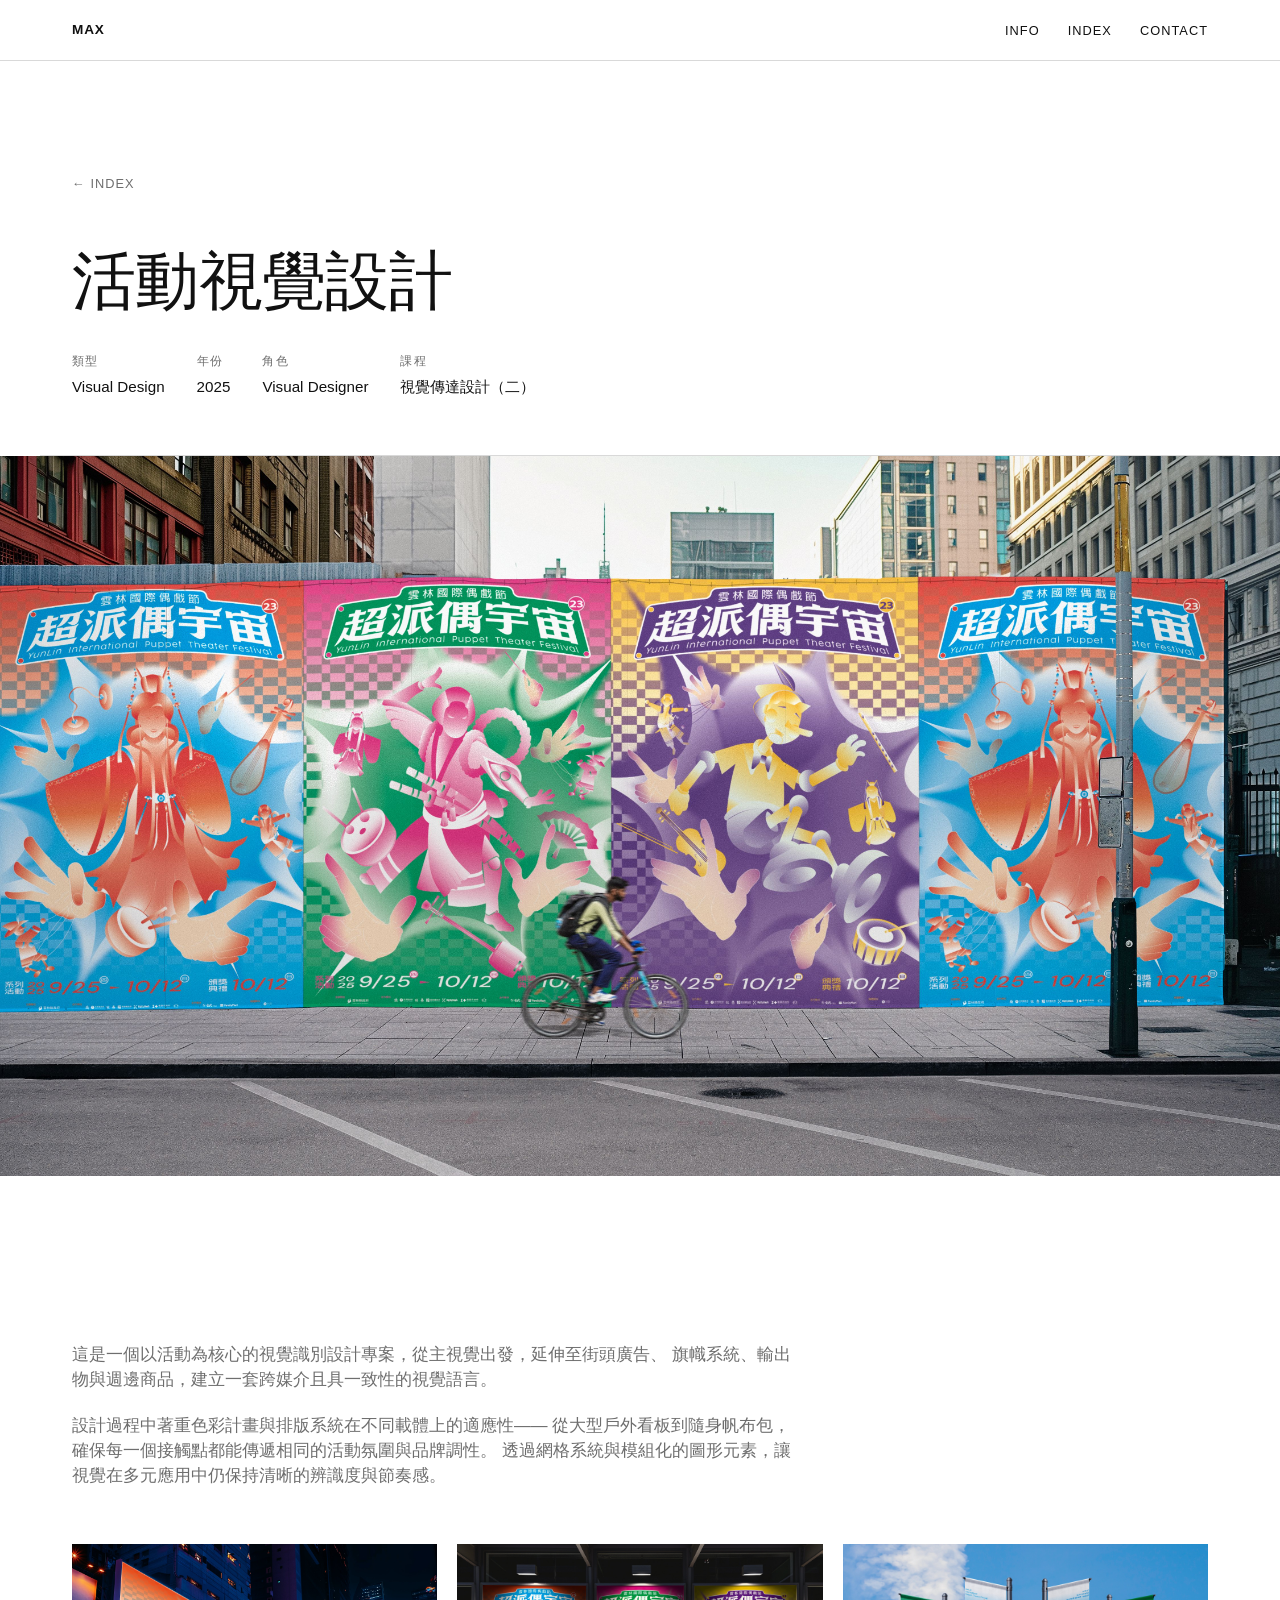
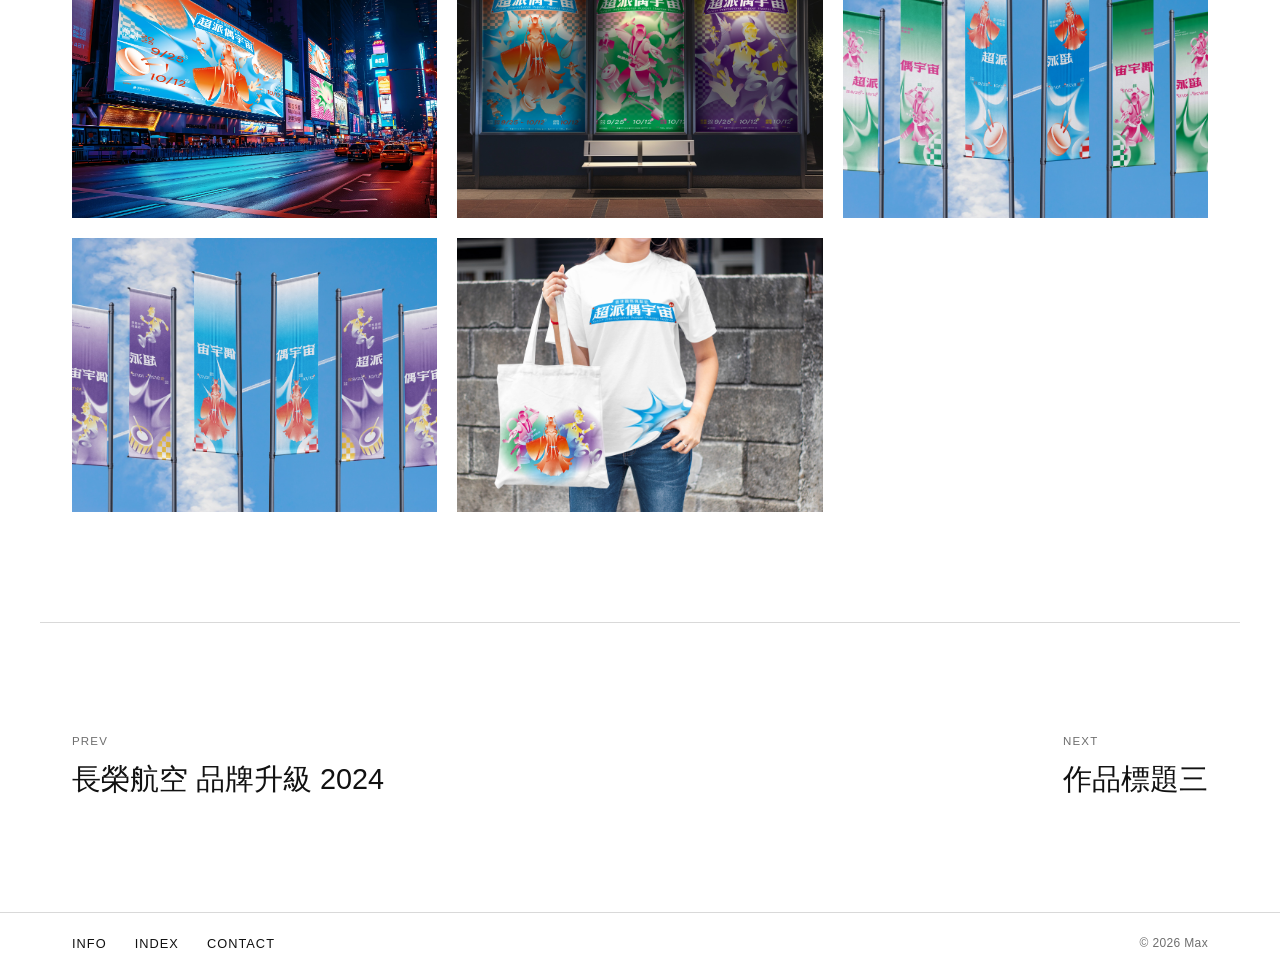
<file: project-2.html>
<!DOCTYPE html>
<html lang="zh-Hant">
<head>
<meta charset="UTF-8">
<meta name="viewport" content="width=device-width, initial-scale=1.0">
<title>活動視覺設計 — Max</title>
<link rel="stylesheet" href="style.css">
</head>
<body>

  <header class="bar bar-top">
    <div class="bar-inner">
      <a class="mark" href="index.html">Max</a>
      <nav>
        <ul class="bar-links">
          <li><a href="index.html#about">Info</a></li>
          <li><a href="index.html#work">Index</a></li>
          <li><a href="index.html#contact">Contact</a></li>
        </ul>
      </nav>
      <button class="nav-toggle" id="navToggle" aria-label="開啟選單">
        <span></span><span></span>
      </button>
    </div>
  </header>

  <main>
    <section class="section project-header">
      <a class="back-link" href="index.html#work">&larr; Index</a>
      <h1 class="project-title">活動視覺設計</h1>
      <div class="project-meta-row">
        <div>
          <span>類型</span>
          <span>Visual Design</span>
        </div>
        <div>
          <span>年份</span>
          <span>2025</span>
        </div>
        <div>
          <span>角色</span>
          <span>Visual Designer</span>
        </div>
        <div>
          <span>課程</span>
          <span>視覺傳達設計（二）</span>
        </div>
      </div>
    </section>

    <img class="project-hero" src="images/event-visual/large-ad.jpg" alt="活動視覺設計 主視覺大型廣告">

    <section class="section">
      <div class="project-body">
        <p>
          這是一個以活動為核心的視覺識別設計專案，從主視覺出發，延伸至街頭廣告、 
          旗幟系統、輸出物與週邊商品，建立一套跨媒介且具一致性的視覺語言。
        </p>
        <p>
          設計過程中著重色彩計畫與排版系統在不同載體上的適應性—— 
          從大型戶外看板到隨身帆布包，確保每一個接觸點都能傳遞相同的活動氛圍與品牌調性。
          透過網格系統與模組化的圖形元素，讓視覺在多元應用中仍保持清晰的辨識度與節奏感。
        </p>
      </div>

      <ul class="project-gallery">
        <li><img src="images/event-visual/billboard.jpg" alt="活動視覺大型看板應用"></li>
        <li><img src="images/event-visual/bus-stop.jpg" alt="活動視覺公車站廣告"></li>
        <li><img src="images/event-visual/flag.jpg" alt="活動視覺旗幟設計"></li>
        <li><img src="images/event-visual/flag-2.jpg" alt="活動視覺旗幟設計二"></li>
        <li><img src="images/event-visual/merch.jpg" alt="活動視覺周邊商品應用"></li>
      </ul>
    </section>

    <section class="section project-nav">
      <a href="project-1.html">
        <span class="label">Prev</span>
        長榮航空 品牌升級 2024
      </a>
      <a href="project-3.html">
        <span class="label">Next</span>
        作品標題三
      </a>
    </section>
  </main>

  <footer class="bar bar-bottom">
    <div class="bar-inner">
      <nav>
        <ul class="bar-links">
          <li><a href="index.html#about">Info</a></li>
          <li><a href="index.html#work">Index</a></li>
          <li><a href="index.html#contact">Contact</a></li>
        </ul>
      </nav>
      <span class="copyright">&copy; <span id="year"></span> Max</span>
    </div>
  </footer>

  <div class="cursor-dot" id="cursorDot"></div>

  <script src="script.js"></script>
</body>
</html>
</file>
<file: style.css>
:root {
  --white: #ffffff;
  --black: #111111;
  --grey: #6e6e6e;
  --line: #d9d9d9;
  --accent: #ff5a36;
  --max-width: 1200px;
  --font-base: "Helvetica Neue", "PingFang TC", "Microsoft JhengHei", -apple-system, BlinkMacSystemFont, sans-serif;
}

* {
  box-sizing: border-box;
  margin: 0;
  padding: 0;
}

html {
  scroll-behavior: smooth;
}

body {
  font-family: var(--font-base);
  background: var(--white);
  color: var(--black);
  line-height: 1.5;
}

a {
  color: inherit;
  text-decoration: none;
}

img {
  max-width: 100%;
  display: block;
}

ul {
  list-style: none;
}

/* Inverted circular cursor (desktop only) */
.has-custom-cursor {
  cursor: none;
}

.has-custom-cursor a,
.has-custom-cursor button {
  cursor: none;
}

.cursor-dot {
  position: fixed;
  top: 0;
  left: 0;
  width: 24px;
  height: 24px;
  border-radius: 50%;
  background: var(--white);
  mix-blend-mode: difference;
  pointer-events: none;
  z-index: 9999;
  opacity: 0;
  transform: translate(-50%, -50%);
  transition: opacity 0.2s ease, width 0.2s ease, height 0.2s ease;
}

.cursor-dot.visible {
  opacity: 1;
}

.cursor-dot.grow {
  width: 56px;
  height: 56px;
}

/* Top / bottom bars */
.bar {
  position: sticky;
  background: var(--white);
  z-index: 100;
}

.bar-top {
  top: 0;
  border-bottom: 1px solid var(--line);
}

.bar-bottom {
  position: static;
  border-top: 1px solid var(--line);
}

.bar-inner {
  max-width: var(--max-width);
  margin: 0 auto;
  padding: 18px 32px;
  display: flex;
  align-items: center;
  justify-content: space-between;
}

.mark {
  font-size: 0.85rem;
  font-weight: 600;
  letter-spacing: 0.06em;
  text-transform: uppercase;
}

.bar-links {
  display: flex;
  gap: 28px;
}

.bar-links a {
  font-size: 0.8rem;
  font-weight: 500;
  letter-spacing: 0.08em;
  text-transform: uppercase;
  color: var(--black);
  position: relative;
}

.bar-links a::after {
  content: "";
  position: absolute;
  left: 0;
  bottom: -4px;
  width: 0;
  height: 1px;
  background: var(--accent);
  transition: width 0.2s ease;
}

.bar-links a:hover::after {
  width: 100%;
}

.bar-links a[title="管理後台"] {
  font-size: 1rem;
  opacity: 0.3;
  transition: opacity 0.2s ease;
}

.bar-links a[title="管理後台"]:hover {
  opacity: 0.8;
}

.bar-links a[title="管理後台"]::after {
  display: none;
}

.copyright {
  font-size: 0.75rem;
  color: var(--grey);
  letter-spacing: 0.03em;
}

.nav-toggle {
  display: none;
  flex-direction: column;
  gap: 6px;
  background: none;
  border: none;
  cursor: pointer;
  padding: 4px;
}

.nav-toggle span {
  width: 22px;
  height: 1px;
  background: var(--black);
}

/* Sections */
.section {
  max-width: var(--max-width);
  margin: 0 auto;
  padding: 110px 32px;
  border-bottom: 1px solid var(--line);
}

.section:last-of-type {
  border-bottom: none;
}

.eyebrow {
  font-size: 0.78rem;
  letter-spacing: 0.12em;
  text-transform: uppercase;
  color: var(--grey);
  margin-bottom: 40px;
}

.accent-text {
  color: var(--accent);
}

/* Full-screen hero carousel */
.hero {
  position: relative;
  width: 100%;
  height: 100vh;
  height: 100svh;
  overflow: hidden;
  background: var(--black);
}

.hero-slides {
  position: absolute;
  inset: 0;
}

.hero-slide {
  position: absolute;
  inset: 0;
  background-size: cover;
  background-position: center;
  opacity: 0;
  transition: opacity 1s ease;
}

.hero-slide.is-active {
  opacity: 1;
}

/* About */
.intro {
  font-family: "Noto Sans TC", "Microsoft JhengHei Light", "PingFang TC", var(--font-base);
  font-size: clamp(1.05rem, 1.9vw, 1.5rem);
  font-weight: 200;
  line-height: 1.8;
  max-width: 680px;
  letter-spacing: 0.02em;
}

.intro .em {
  font-weight: 400;
  font-style: italic;
}

.role {
  margin-top: 32px;
  font-size: 0.85rem;
  letter-spacing: 0.06em;
  text-transform: uppercase;
  color: var(--grey);
}

/* Work list */
.work-list {
  border-top: 1px solid var(--line);
}

.work-item {
  border-bottom: 1px solid var(--line);
}

.work-item a {
  position: relative;
  display: flex;
  align-items: baseline;
  justify-content: space-between;
  gap: 24px;
  padding: 34px 4px;
}

.work-title {
  position: relative;
  z-index: 1;
  display: inline-block;
  font-size: clamp(1.4rem, 3vw, 2.4rem);
  font-weight: 500;
  letter-spacing: -0.01em;
  color: #eeeeee;
  mix-blend-mode: difference;
}

/* Image reveal spans the FULL viewport width (edge to edge, no side gutters).
   The row lives inside a max-width container, so the preview breaks out of it
   with the full-bleed trick (left:50% + margin-left:-50vw + width:100vw).
   The title and meta stay in the content column and invert over the image
   via mix-blend-mode: difference.
   Adjust per work-item via inline style:
     --preview-size : image scale (default cover — fills the band)
     --preview-pos  : which part of the image shows (background-position)
   Text colors (#eeeeee / #919191) are tuned so difference-blending against
   the plain white background reproduces black / grey exactly at rest. */
.work-preview {
  position: absolute;
  top: 0;
  bottom: 0;
  left: 50%;
  width: 100vw;
  margin-left: -50vw;
  z-index: 0;
  opacity: 0;
  pointer-events: none;
  transition: opacity 0.3s ease;
  background-size: var(--preview-size, cover);
  background-position: var(--preview-pos, 50% 50%);
  background-repeat: no-repeat;
}

.work-item:hover .work-preview {
  opacity: 1;
}

.work-meta {
  position: relative;
  z-index: 1;
  font-size: 0.8rem;
  letter-spacing: 0.06em;
  text-transform: uppercase;
  color: #919191;
  mix-blend-mode: difference;
  white-space: nowrap;
}

/* Contact */
.contact-list {
  display: flex;
  flex-direction: column;
  gap: 6px;
}

.contact-list a {
  display: inline-block;
  font-size: clamp(1.4rem, 3vw, 2.2rem);
  font-weight: 500;
  padding: 10px 0;
  border-bottom: 1px solid transparent;
  transition: border-color 0.2s ease;
}

.contact-list a:hover {
  color: var(--accent);
  border-color: var(--accent);
}

/* Project detail page */
.back-link {
  display: inline-block;
  font-size: 0.8rem;
  font-weight: 500;
  letter-spacing: 0.08em;
  text-transform: uppercase;
  color: var(--grey);
  margin-bottom: 40px;
  transition: color 0.2s ease;
}

.back-link:hover {
  color: var(--accent);
}

.project-header {
  padding-bottom: 56px;
}

.project-title {
  font-size: clamp(2rem, 5vw, 4rem);
  font-weight: 500;
  letter-spacing: -0.01em;
  margin-bottom: 24px;
}

.project-meta-row {
  display: flex;
  flex-wrap: wrap;
  gap: 32px;
}

.project-meta-row div {
  display: flex;
  flex-direction: column;
  gap: 6px;
}

.project-meta-row span:first-child {
  font-size: 0.72rem;
  letter-spacing: 0.1em;
  text-transform: uppercase;
  color: var(--grey);
}

.project-meta-row span:last-child {
  font-size: 0.95rem;
  font-weight: 500;
}

.project-meta-row a:hover {
  color: var(--accent);
}

.project-hero {
  width: 100%;
  aspect-ratio: 16 / 9;
  object-fit: cover;
}

.project-body {
  max-width: 720px;
  padding-top: 56px;
  font-size: 1.05rem;
  color: var(--grey);
}

.project-body p + p {
  margin-top: 20px;
}

.project-gallery {
  display: grid;
  grid-template-columns: repeat(3, 1fr);
  gap: 20px;
  margin-top: 56px;
}

.project-gallery img {
  width: 100%;
  aspect-ratio: 4 / 3;
  object-fit: cover;
}

.project-nav {
  display: flex;
  justify-content: space-between;
  align-items: center;
}

.project-nav a {
  font-size: clamp(1.2rem, 2.6vw, 1.8rem);
  font-weight: 500;
  transition: color 0.2s ease;
}

.project-nav a:hover {
  color: var(--accent);
}

.project-nav .label {
  display: block;
  font-size: 0.72rem;
  letter-spacing: 0.1em;
  text-transform: uppercase;
  color: var(--grey);
  margin-bottom: 8px;
}

/* Responsive */
@media (max-width: 700px) {
  .work-preview {
    display: none;
  }

  .cursor-dot {
    display: none;
  }

  .has-custom-cursor {
    cursor: auto;
  }

  .bar-links {
    position: absolute;
    top: 100%;
    left: 0;
    right: 0;
    background: var(--white);
    border-bottom: 1px solid var(--line);
    flex-direction: column;
    gap: 0;
    max-height: 0;
    overflow: hidden;
    transition: max-height 0.25s ease;
  }

  .bar-links.open {
    max-height: 220px;
  }

  .bar-links li {
    padding: 16px 32px;
    border-top: 1px solid var(--line);
  }

  .bar-top .nav-toggle {
    display: flex;
  }

  .bar-bottom .bar-links {
    display: none;
  }

  .section {
    padding: 64px 20px;
  }

  .work-item a {
    flex-direction: column;
    align-items: flex-start;
    gap: 8px;
    padding: 24px 4px;
  }

  .project-gallery {
    grid-template-columns: 1fr;
  }
}
</file>
